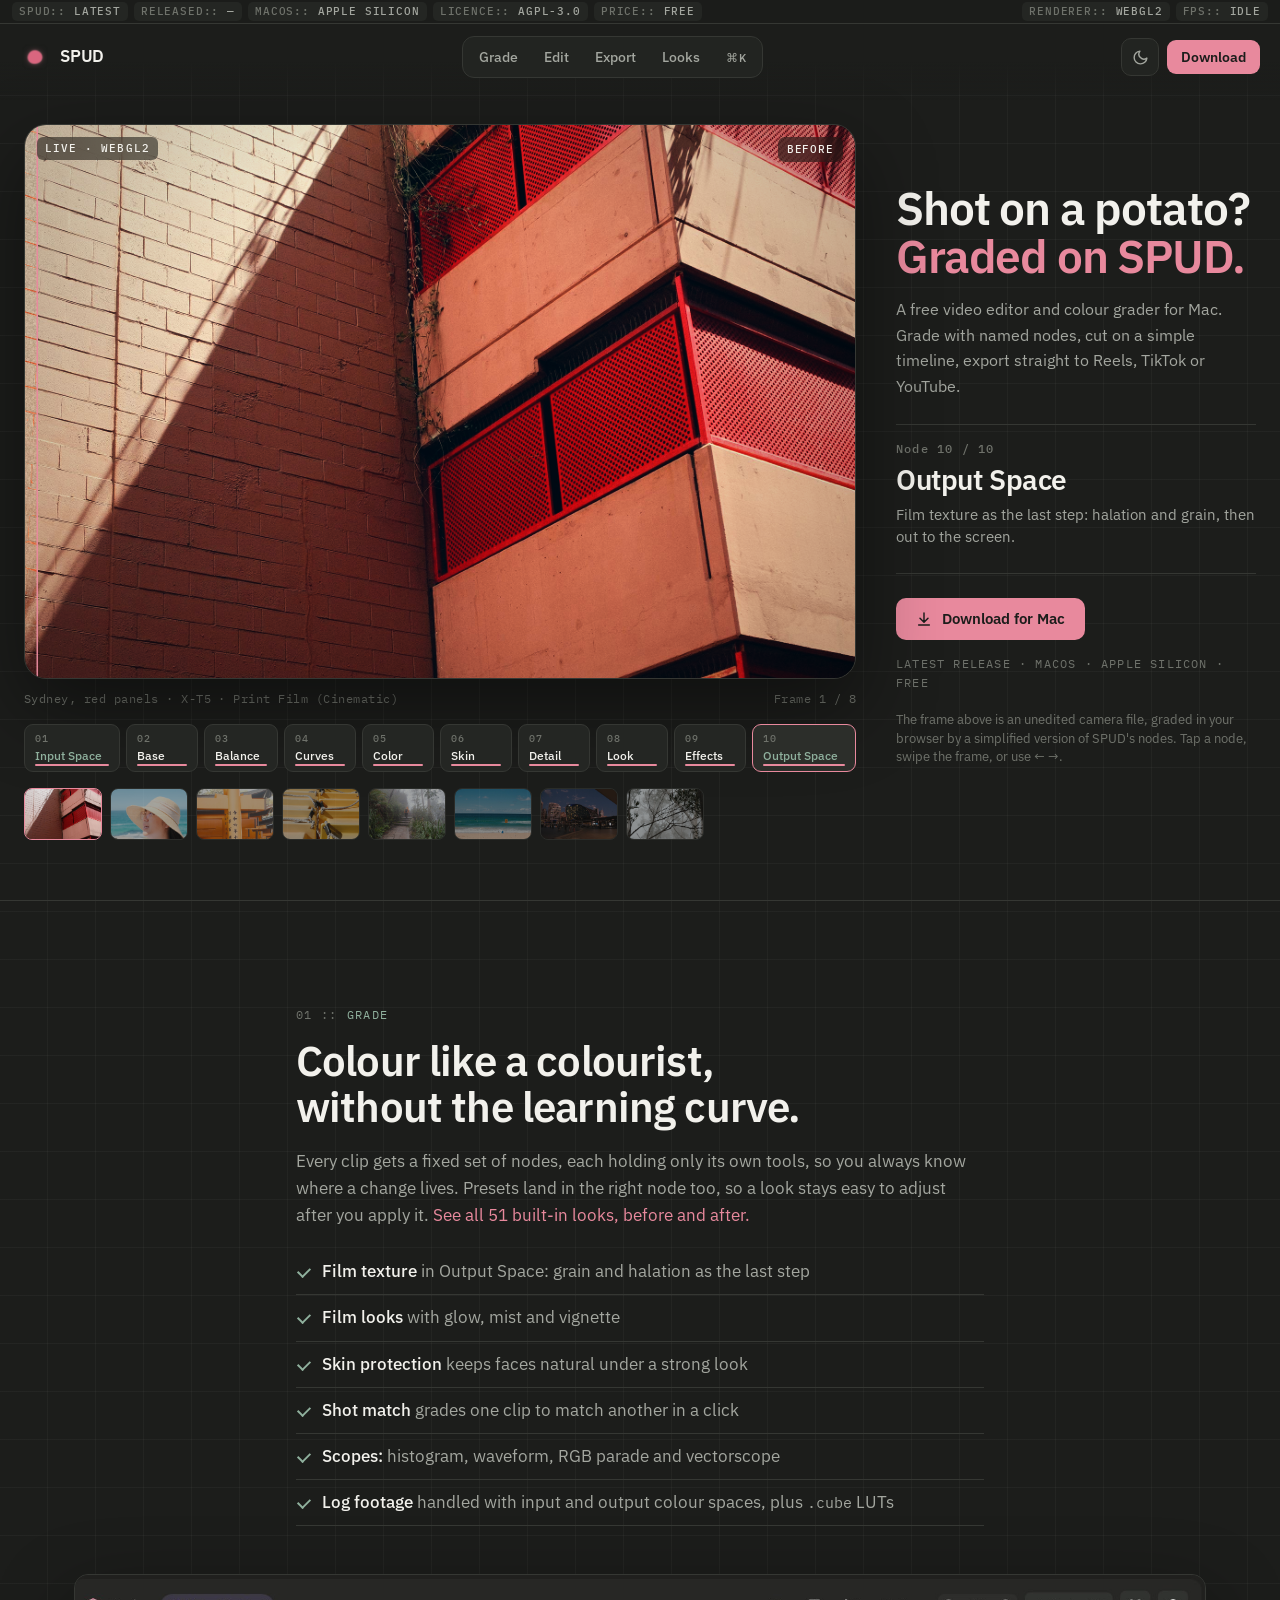
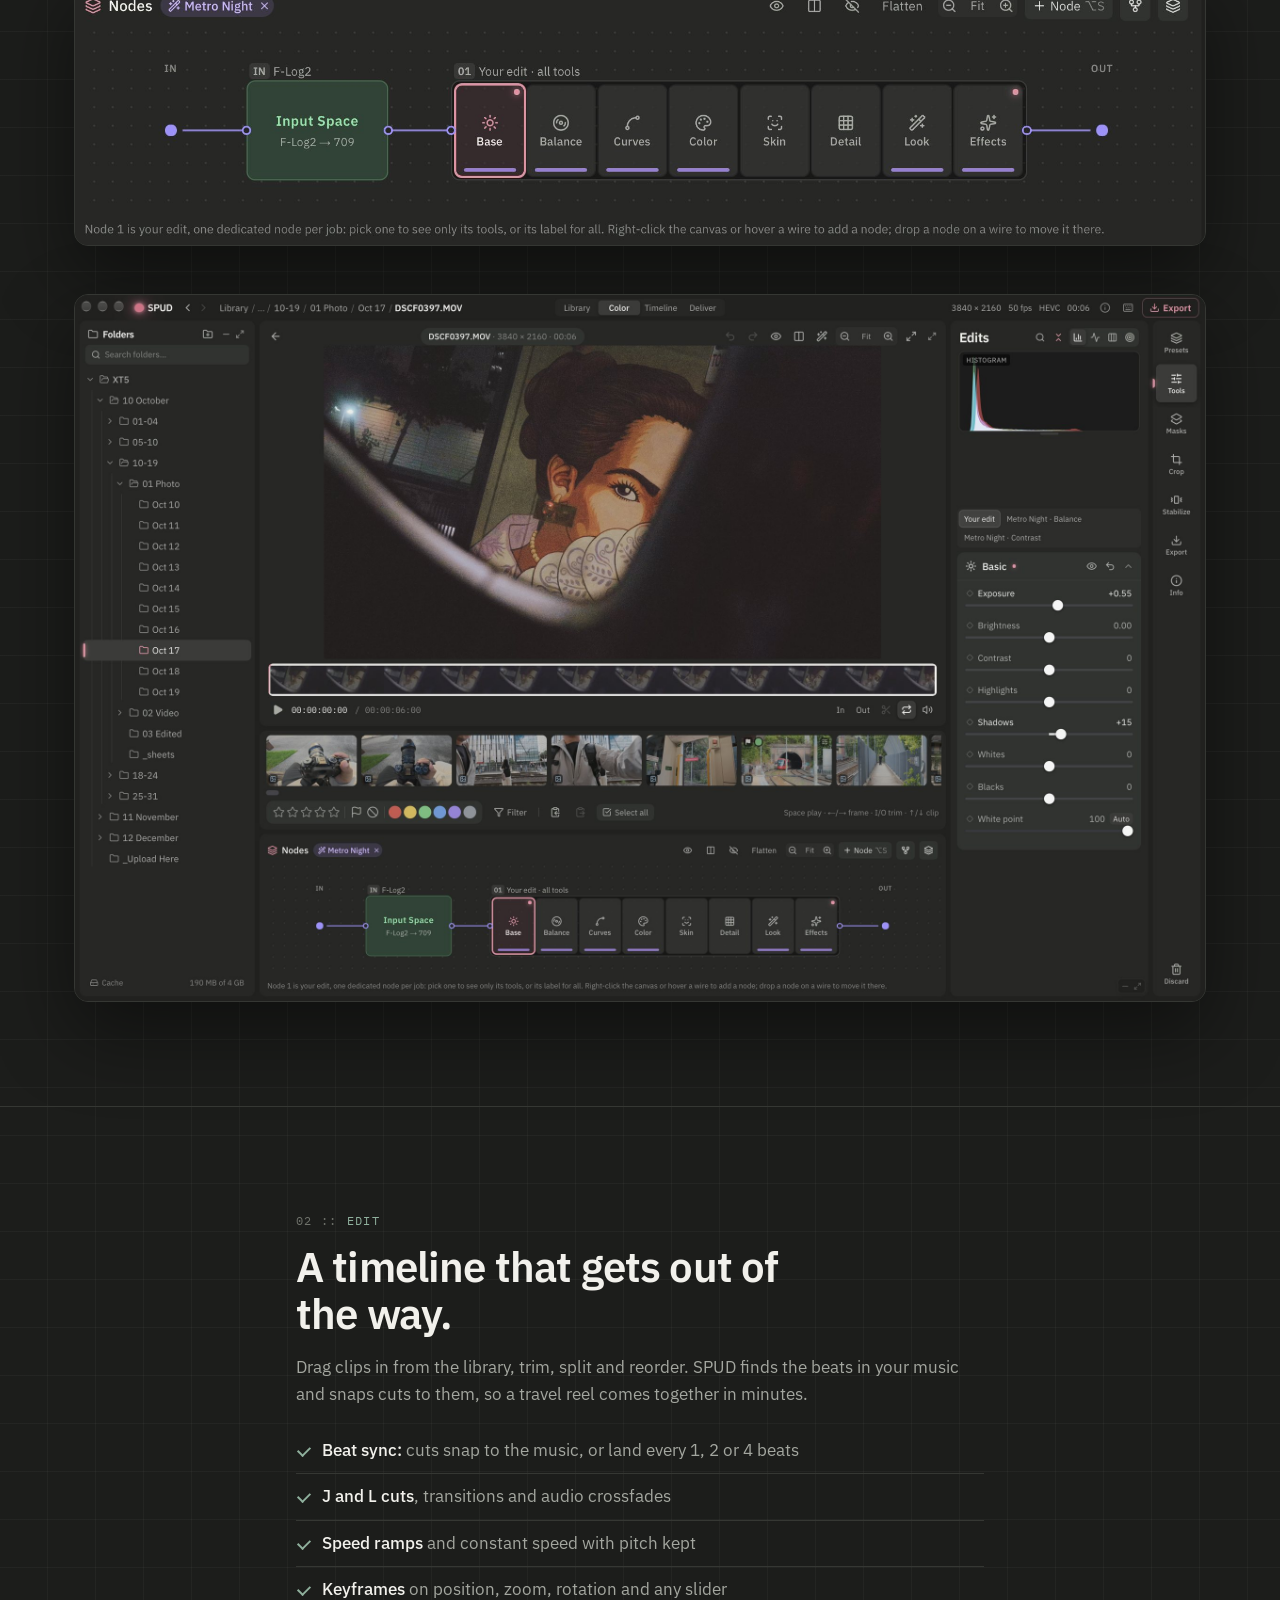
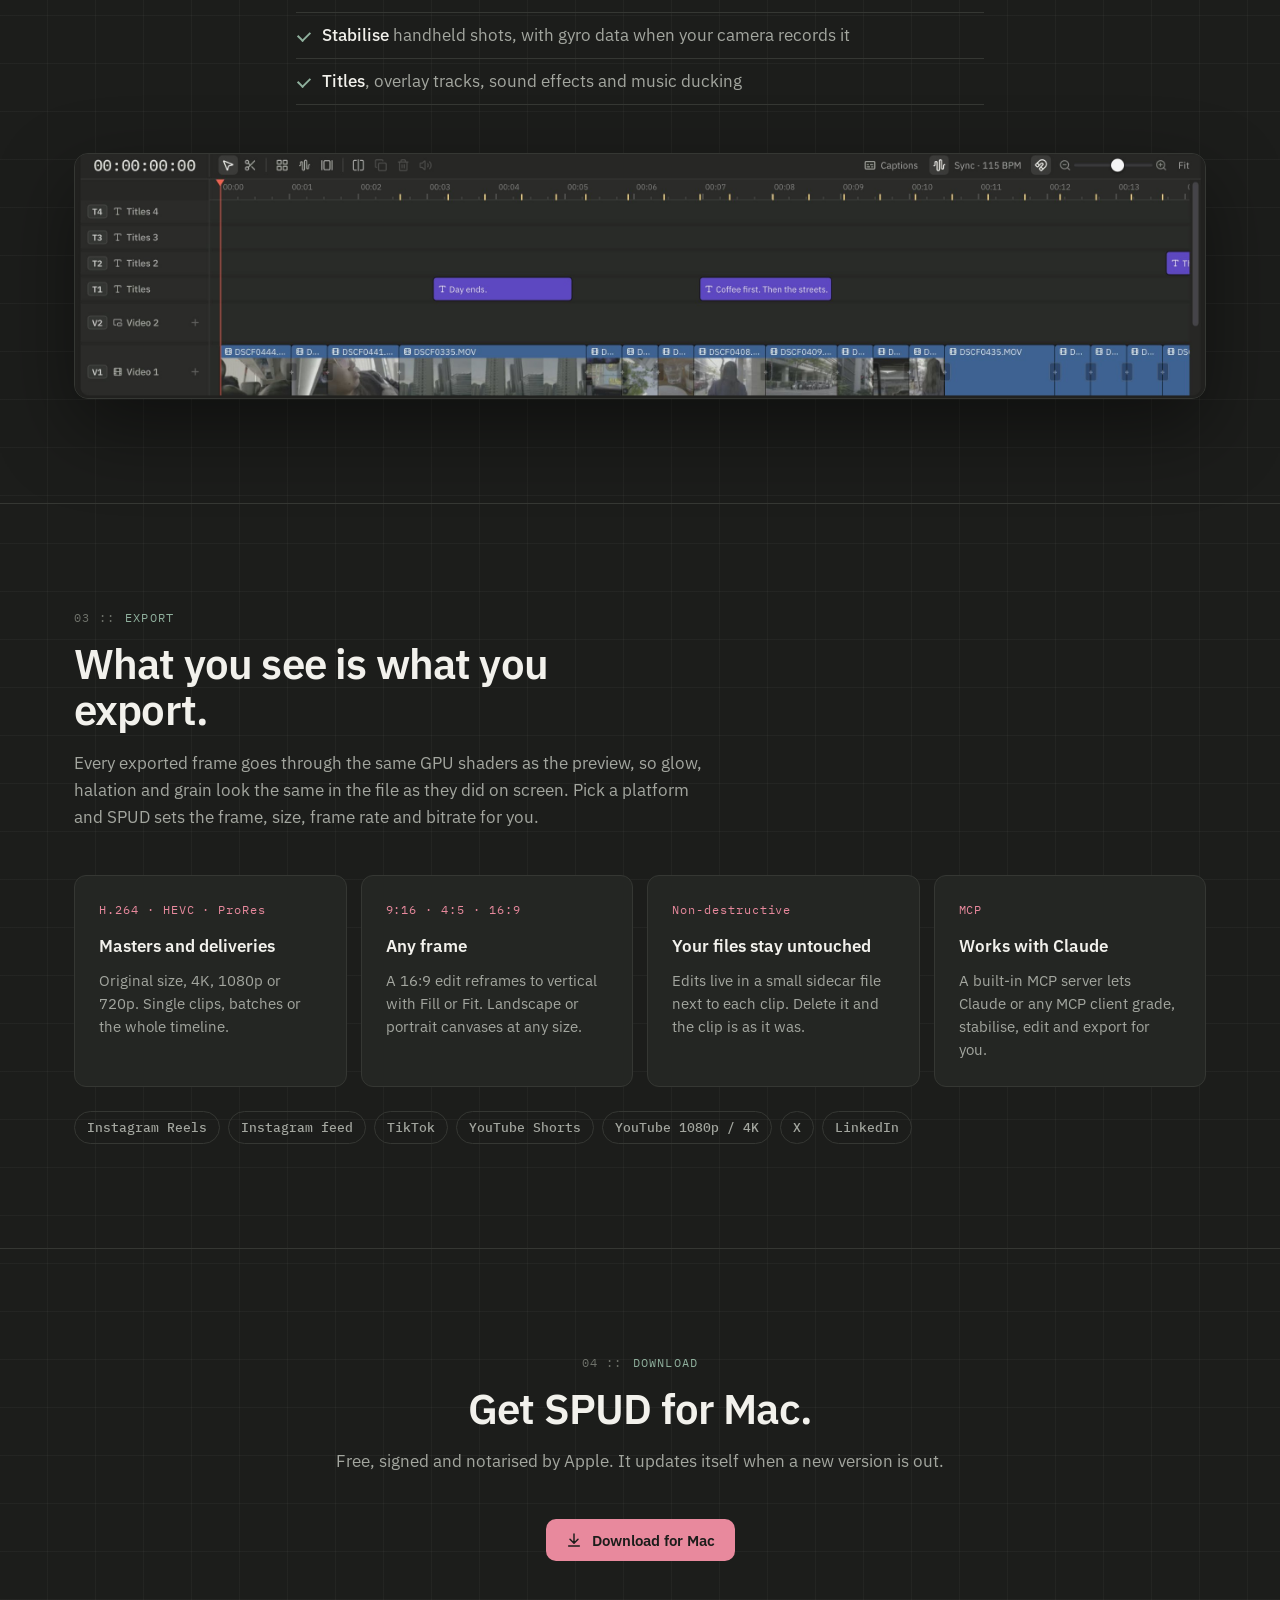
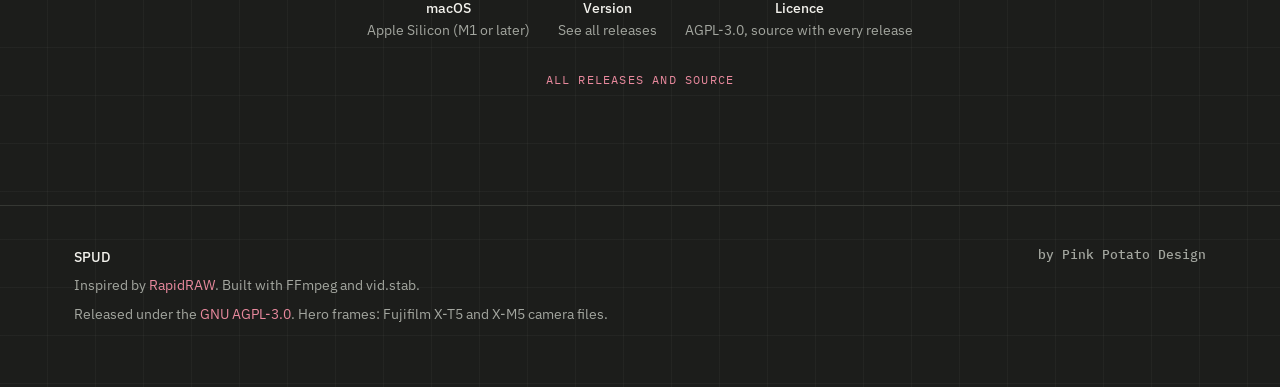
<file: index.html>
<!doctype html>
<html lang="en">
<head>
<meta charset="utf-8">
<meta name="viewport" content="width=device-width, initial-scale=1">
<title>SPUD · Video editor and colour grader for Mac</title>
<meta name="description" content="SPUD is a free, open-source video editor and colour grader for Mac. Grade with named nodes, cut on a simple timeline, and export for Reels, TikTok and YouTube.">
<meta property="og:type" content="website">
<meta property="og:title" content="SPUD · Shot on a potato? Graded on SPUD.">
<meta property="og:description" content="A fast, GPU-accelerated video editor and colour grader for Mac. Free and open source.">
<meta property="og:image" content="https://luigijohn.github.io/spud-site/assets/og.png">
<meta property="og:url" content="https://luigijohn.github.io/spud-site/">
<link rel="canonical" href="https://luigijohn.github.io/spud-site/">
<meta name="twitter:card" content="summary_large_image">
<meta name="theme-color" content="#1C1D1B">
<link rel="icon" type="image/png" href="assets/favicon.png">
<link rel="apple-touch-icon" href="assets/icon-256.png">
<link rel="preconnect" href="https://fonts.googleapis.com">
<link rel="preconnect" href="https://fonts.gstatic.com" crossorigin>
<link href="https://fonts.googleapis.com/css2?family=IBM+Plex+Mono:wght@400;500&family=IBM+Plex+Sans:wght@400;500;600&display=swap" rel="stylesheet">
<link rel="preload" as="image" href="assets/plates/red-panels-1800.jpg" media="(min-width:700px)">
<link rel="preload" as="image" href="assets/plates/red-panels-900.jpg" media="(max-width:699px)">
<link rel="stylesheet" href="css/site.css">
<link rel="stylesheet" href="css/home.css">
<script>try{var t=localStorage.getItem('spud-theme');if(t)document.documentElement.dataset.theme=t}catch(e){}</script>
<script type="application/ld+json">
{"@context":"https://schema.org","@type":"SoftwareApplication","name":"SPUD","applicationCategory":"MultimediaApplication","operatingSystem":"macOS (Apple Silicon)","license":"https://www.gnu.org/licenses/agpl-3.0.html","offers":{"@type":"Offer","price":"0","priceCurrency":"USD"},"downloadUrl":"https://github.com/LuiGiJohn/spud-releases/releases/latest","author":{"@type":"Organization","name":"Pink Potato Design"}}
</script>
</head>
<body>

<div class="hud" role="group" aria-label="Release information">
  <span>SPUD:: <b data-version>latest</b></span>
  <span class="opt">Released:: <b data-released>—</b></span>
  <span class="opt">macOS:: <b>Apple Silicon</b></span>
  <span>Licence:: <b>AGPL-3.0</b></span>
  <span>Price:: <b>Free</b></span>
  <span class="r opt">Renderer:: <b data-gl>WebGL2</b></span>
  <span class="opt">FPS:: <b data-fps>—</b></span>
</div>

<nav class="nav" aria-label="Main">
  <div class="wrap">
    <a class="brand" href="./"><img src="assets/icon-256.png" alt=""><span>SPUD</span></a>
    <div class="pill">
      <a class="hide-sm" href="#grade">Grade</a>
      <a class="hide-sm" href="#edit">Edit</a>
      <a class="hide-sm" href="#export">Export</a>
      <a href="presets.html">Looks</a>
      <button type="button" data-palette-open aria-label="Open command menu"><span class="kbd">⌘K</span></button>
    </div>
    <div class="tools">
      <button class="iconbtn" type="button" data-theme-toggle aria-label="Switch light or dark theme">
        <svg class="theme-moon" viewBox="0 0 24 24" fill="none" stroke="currentColor" stroke-width="2" stroke-linecap="round" stroke-linejoin="round"><path d="M21 12.8A9 9 0 1 1 11.2 3a7 7 0 0 0 9.8 9.8z"/></svg>
        <svg class="theme-sun" viewBox="0 0 24 24" fill="none" stroke="currentColor" stroke-width="2" stroke-linecap="round"><circle cx="12" cy="12" r="4"/><path d="M12 2v2M12 20v2M4.9 4.9l1.4 1.4M17.7 17.7l1.4 1.4M2 12h2M20 12h2M4.9 19.1l1.4-1.4M17.7 6.3l1.4-1.4"/></svg>
      </button>
      <a class="btn small" href="https://github.com/LuiGiJohn/spud-releases/releases/latest" data-dl>Download</a>
    </div>
  </div>
</nav>

<main>
<header class="stage" id="top">
  <div class="tiles" role="group" data-tiles aria-label="Other frames"></div>

  <div class="plate-wrap">
    <div class="plate" data-plate>
      <canvas aria-label="A camera frame being graded live, node by node" role="img"></canvas>
      <img src="assets/plates/red-panels-900.jpg" alt="Red perforated panels on a Sydney building, hard sunlight casting a diagonal shadow across the brick" data-fallback>
      <span class="badge" data-badge>Live · WebGL2</span>
      <button class="ba" type="button" data-before aria-pressed="false" title="Hold to see the frame before the grade (\)">Before</button>
    </div>
    <div class="caption"><span data-caption>—</span><span data-frameno>Frame 1 / 8</span></div>
    <div class="strip" role="tablist" aria-label="Nodes" data-strip></div>
    <div class="frames" role="group" data-frames aria-label="Frames"></div>
  </div>

  <div class="side">
    <h1>Shot on a potato? <em>Graded on SPUD.</em></h1>
    <p class="lede">A free video editor and colour grader for Mac. Grade with named nodes, cut on a simple timeline, export straight to Reels, TikTok or YouTube.</p>
    <div class="readout" aria-live="polite">
      <div class="count" data-count>Node 01 / 10</div>
      <div class="name" data-name>Input Space</div>
      <p data-desc></p>
    </div>
    <div class="cta">
      <a class="btn" href="https://github.com/LuiGiJohn/spud-releases/releases/latest" data-dl>
        <svg viewBox="0 0 24 24" fill="none" stroke="currentColor" stroke-width="2.2" stroke-linecap="round" stroke-linejoin="round"><path d="M12 3v12M6 11l6 6 6-6M4 21h16"/></svg>
        Download for Mac
      </a>
    </div>
    <p class="meta mono"><span data-version-line>Latest release</span> · macOS · Apple Silicon · Free</p>
    <p class="note">The frame above is an unedited camera file, graded in your browser by a simplified version of SPUD's nodes. Tap a node, swipe the frame, or use ← →.</p>
  </div>
</header>

<section class="block" id="grade">
  <div class="wrap cols">
    <div class="eyebrow mono"><span class="n">01 ::</span><span class="label">Grade</span></div>
    <h2>Colour like a colourist, without the learning curve.</h2>
    <p class="muted">Every clip gets a fixed set of nodes, each holding only its own tools, so you always know where a change lives. Presets land in the right node too, so a look stays easy to adjust after you apply it. <a href="presets.html">See all 51 built-in looks, before and after.</a></p>
    <ul class="ticks">
      <li><strong>Film texture</strong> in Output Space: grain and halation as the last step</li>
      <li><strong>Film looks</strong> with glow, mist and vignette</li>
      <li><strong>Skin protection</strong> keeps faces natural under a strong look</li>
      <li><strong>Shot match</strong> grades one clip to match another in a click</li>
      <li><strong>Scopes:</strong> histogram, waveform, RGB parade and vectorscope</li>
      <li><strong>Log footage</strong> handled with input and output colour spaces, plus <code>.cube</code> LUTs</li>
    </ul>
  </div>
  <div class="wrap"><div class="shot wide"><img src="assets/shot-nodes.jpg" alt="The Color page's node strip: Input Space, then Base, Balance, Curves, Color, Skin, Detail, Look and Effects" width="1944" height="464" loading="lazy"></div></div>
  <div class="wrap"><div class="shot wide"><img src="assets/shot-color.jpg" alt="SPUD's Color page: a night clip with its grade, the node tiles and the Basic sliders" width="2400" height="1500" loading="lazy"></div></div>
</section>

<section class="block" id="edit">
  <div class="wrap cols">
    <div class="eyebrow mono"><span class="n">02 ::</span><span class="label">Edit</span></div>
    <h2>A timeline that gets out of the way.</h2>
    <p class="muted">Drag clips in from the library, trim, split and reorder. SPUD finds the beats in your music and snaps cuts to them, so a travel reel comes together in minutes.</p>
    <ul class="ticks">
      <li><strong>Beat sync:</strong> cuts snap to the music, or land every 1, 2 or 4 beats</li>
      <li><strong>J and L cuts</strong>, transitions and audio crossfades</li>
      <li><strong>Speed ramps</strong> and constant speed with pitch kept</li>
      <li><strong>Keyframes</strong> on position, zoom, rotation and any slider</li>
      <li><strong>Stabilise</strong> handheld shots, with gyro data when your camera records it</li>
      <li><strong>Titles</strong>, overlay tracks, sound effects and music ducking</li>
    </ul>
  </div>
  <div class="wrap"><div class="shot wide"><img src="assets/shot-timeline.jpg" alt="SPUD's timeline: titles on their own tracks, clips on Video 1 and beat markers on the ruler" width="2624" height="566" loading="lazy"></div></div>
</section>

<section class="block" id="export">
  <div class="wrap">
    <div class="eyebrow mono"><span class="n">03 ::</span><span class="label">Export</span></div>
    <h2>What you see is what you export.</h2>
    <p class="intro">Every exported frame goes through the same GPU shaders as the preview, so glow, halation and grain look the same in the file as they did on screen. Pick a platform and SPUD sets the frame, size, frame rate and bitrate for you.</p>
    <div class="grid">
      <div class="card"><span class="k">H.264 · HEVC · ProRes</span><h3>Masters and deliveries</h3><p>Original size, 4K, 1080p or 720p. Single clips, batches or the whole timeline.</p></div>
      <div class="card"><span class="k">9:16 · 4:5 · 16:9</span><h3>Any frame</h3><p>A 16:9 edit reframes to vertical with Fill or Fit. Landscape or portrait canvases at any size.</p></div>
      <div class="card"><span class="k">Non-destructive</span><h3>Your files stay untouched</h3><p>Edits live in a small sidecar file next to each clip. Delete it and the clip is as it was.</p></div>
      <div class="card"><span class="k">MCP</span><h3>Works with Claude</h3><p>A built-in MCP server lets Claude or any MCP client grade, stabilise, edit and export for you.</p></div>
    </div>
    <div class="platforms"><span>Instagram Reels</span><span>Instagram feed</span><span>TikTok</span><span>YouTube Shorts</span><span>YouTube 1080p / 4K</span><span>X</span><span>LinkedIn</span></div>
  </div>
</section>

<section class="block download" id="download">
  <div class="wrap">
    <div class="eyebrow mono" style="justify-content:center"><span class="n">04 ::</span><span class="label">Download</span></div>
    <h2>Get SPUD for Mac.</h2>
    <p class="intro">Free, signed and notarised by Apple. It updates itself when a new version is out.</p>
    <a class="btn" href="https://github.com/LuiGiJohn/spud-releases/releases/latest" data-dl>
      <svg viewBox="0 0 24 24" fill="none" stroke="currentColor" stroke-width="2.2" stroke-linecap="round" stroke-linejoin="round"><path d="M12 3v12M6 11l6 6 6-6M4 21h16"/></svg>
      Download for Mac
    </a>
    <div class="reqs">
      <div><b>macOS</b>Apple Silicon (M1 or later)</div>
      <div><b>Version</b><span data-version-plain>See all releases</span></div>
      <div><b>Licence</b>AGPL-3.0, source with every release</div>
    </div>
    <p class="mono muted" style="margin-top:28px"><a href="https://github.com/LuiGiJohn/spud-releases/releases">All releases and source</a></p>
  </div>
</section>
</main>

<footer>
  <div class="wrap">
    <div>
      <p><strong style="color:var(--paper);font-weight:500">SPUD</strong></p>
      <p>Inspired by <a href="https://github.com/CyberTimon/RapidRAW">RapidRAW</a>. Built with FFmpeg and vid.stab.</p>
      <p>Released under the <a href="https://www.gnu.org/licenses/agpl-3.0.html">GNU AGPL-3.0</a>. Hero frames: Fujifilm X-T5 and X-M5 camera files.</p>
    </div>
    <p class="endorse">by Pink Potato Design</p>
  </div>
</footer>

<script type="module" src="js/site.js"></script>
<script type="module" src="js/hero.js"></script>
</body>
</html>
</file>
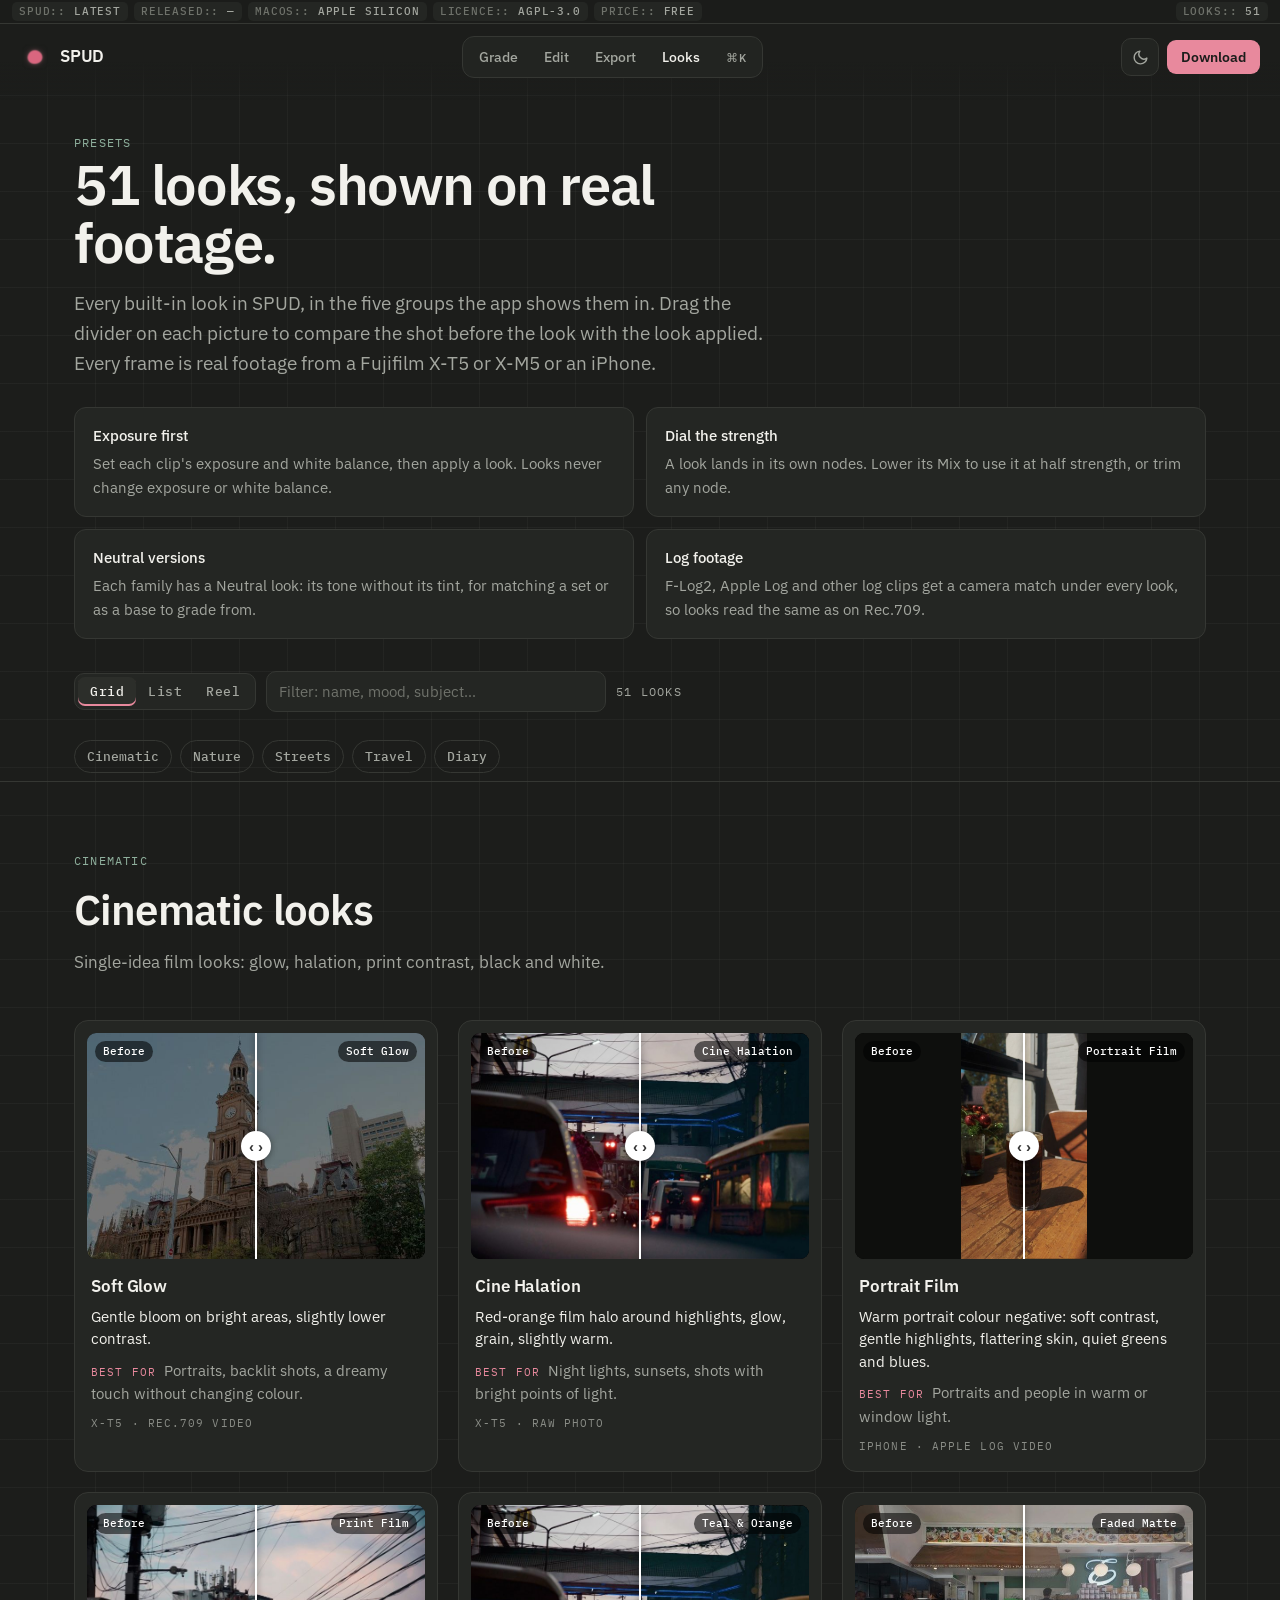
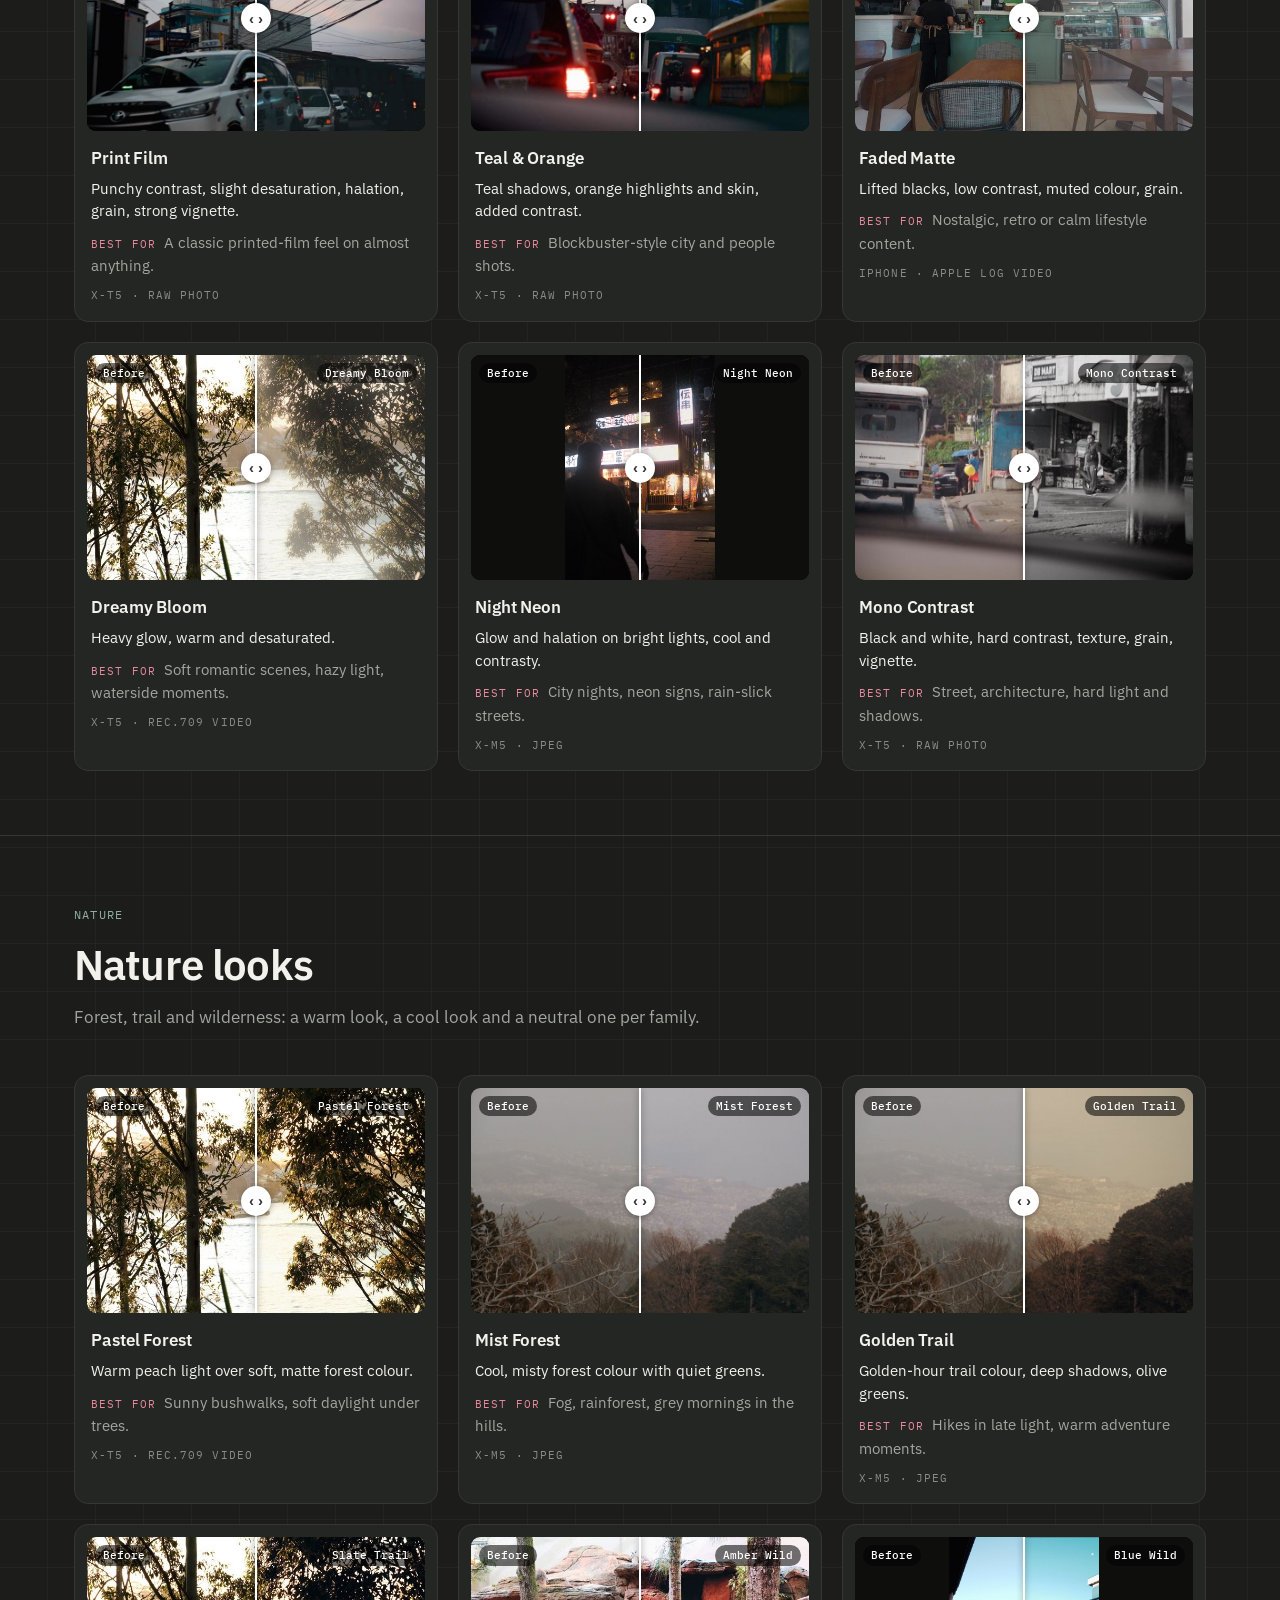
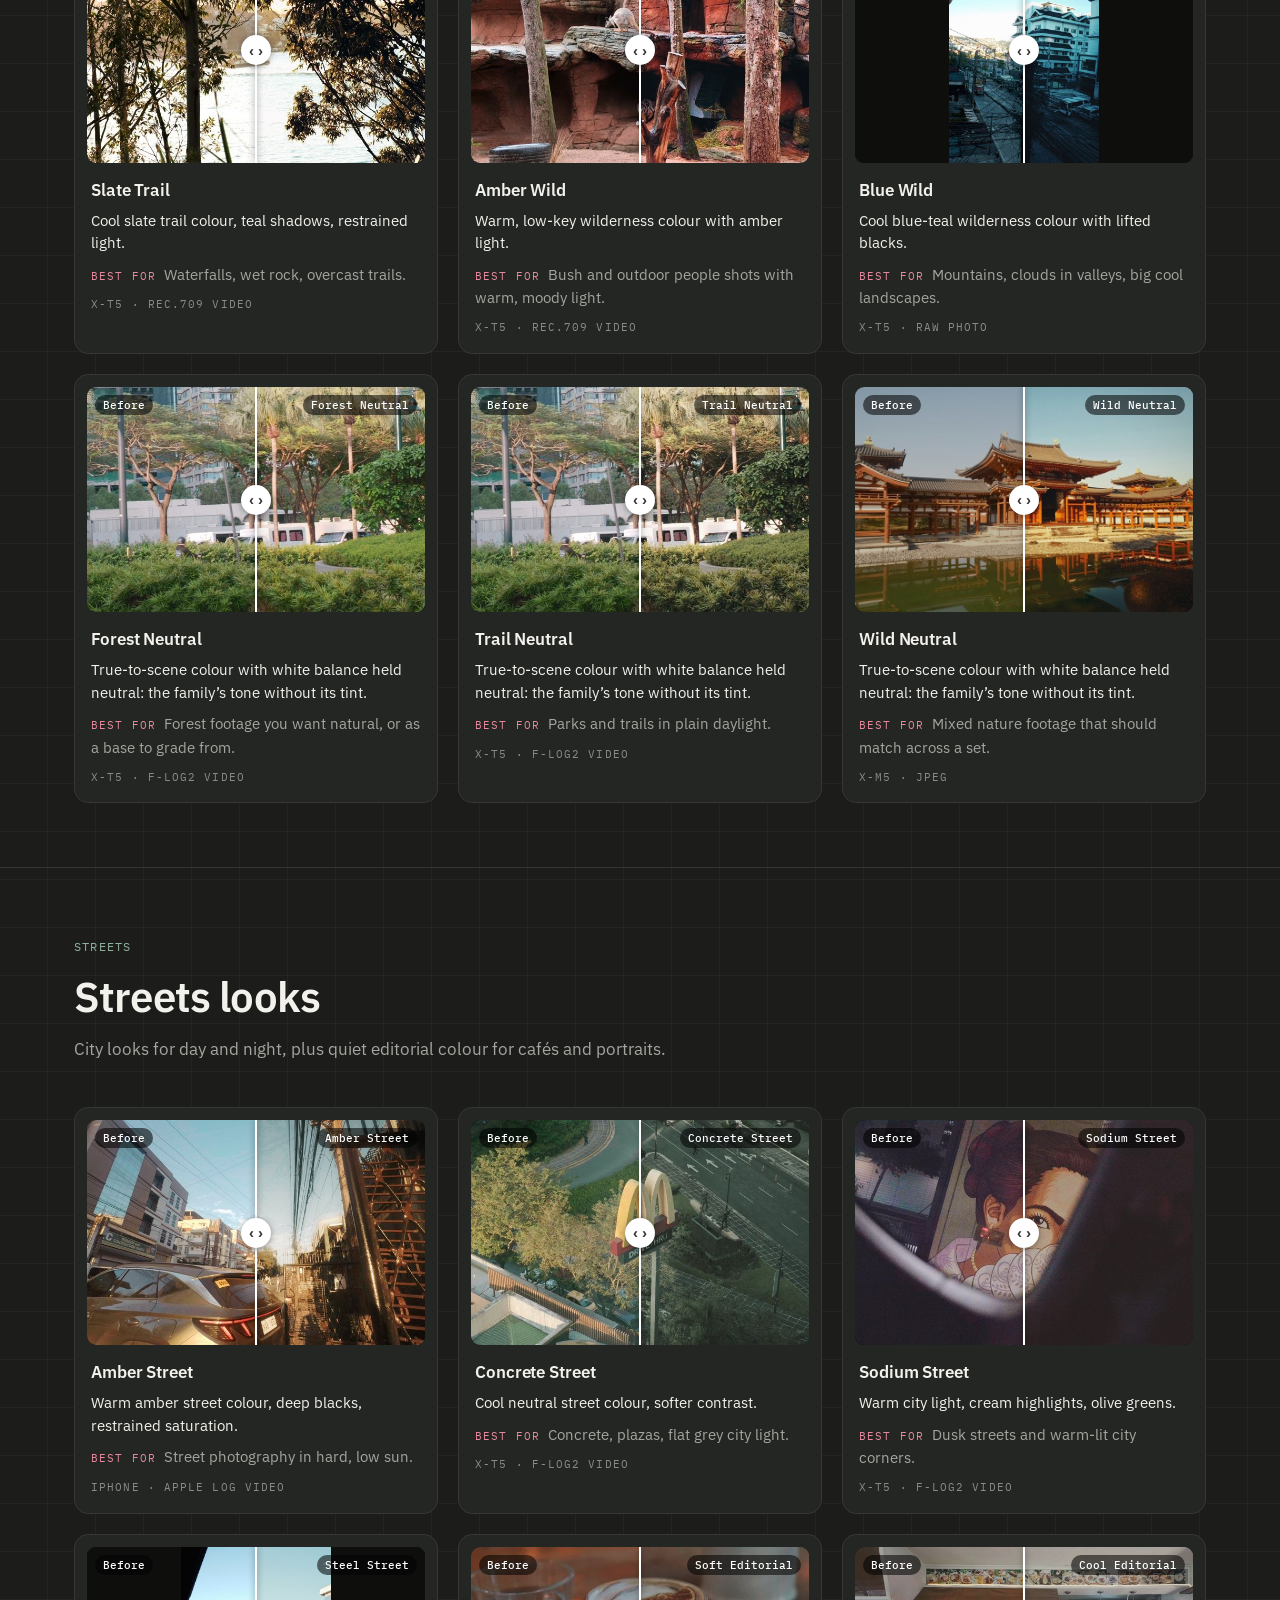
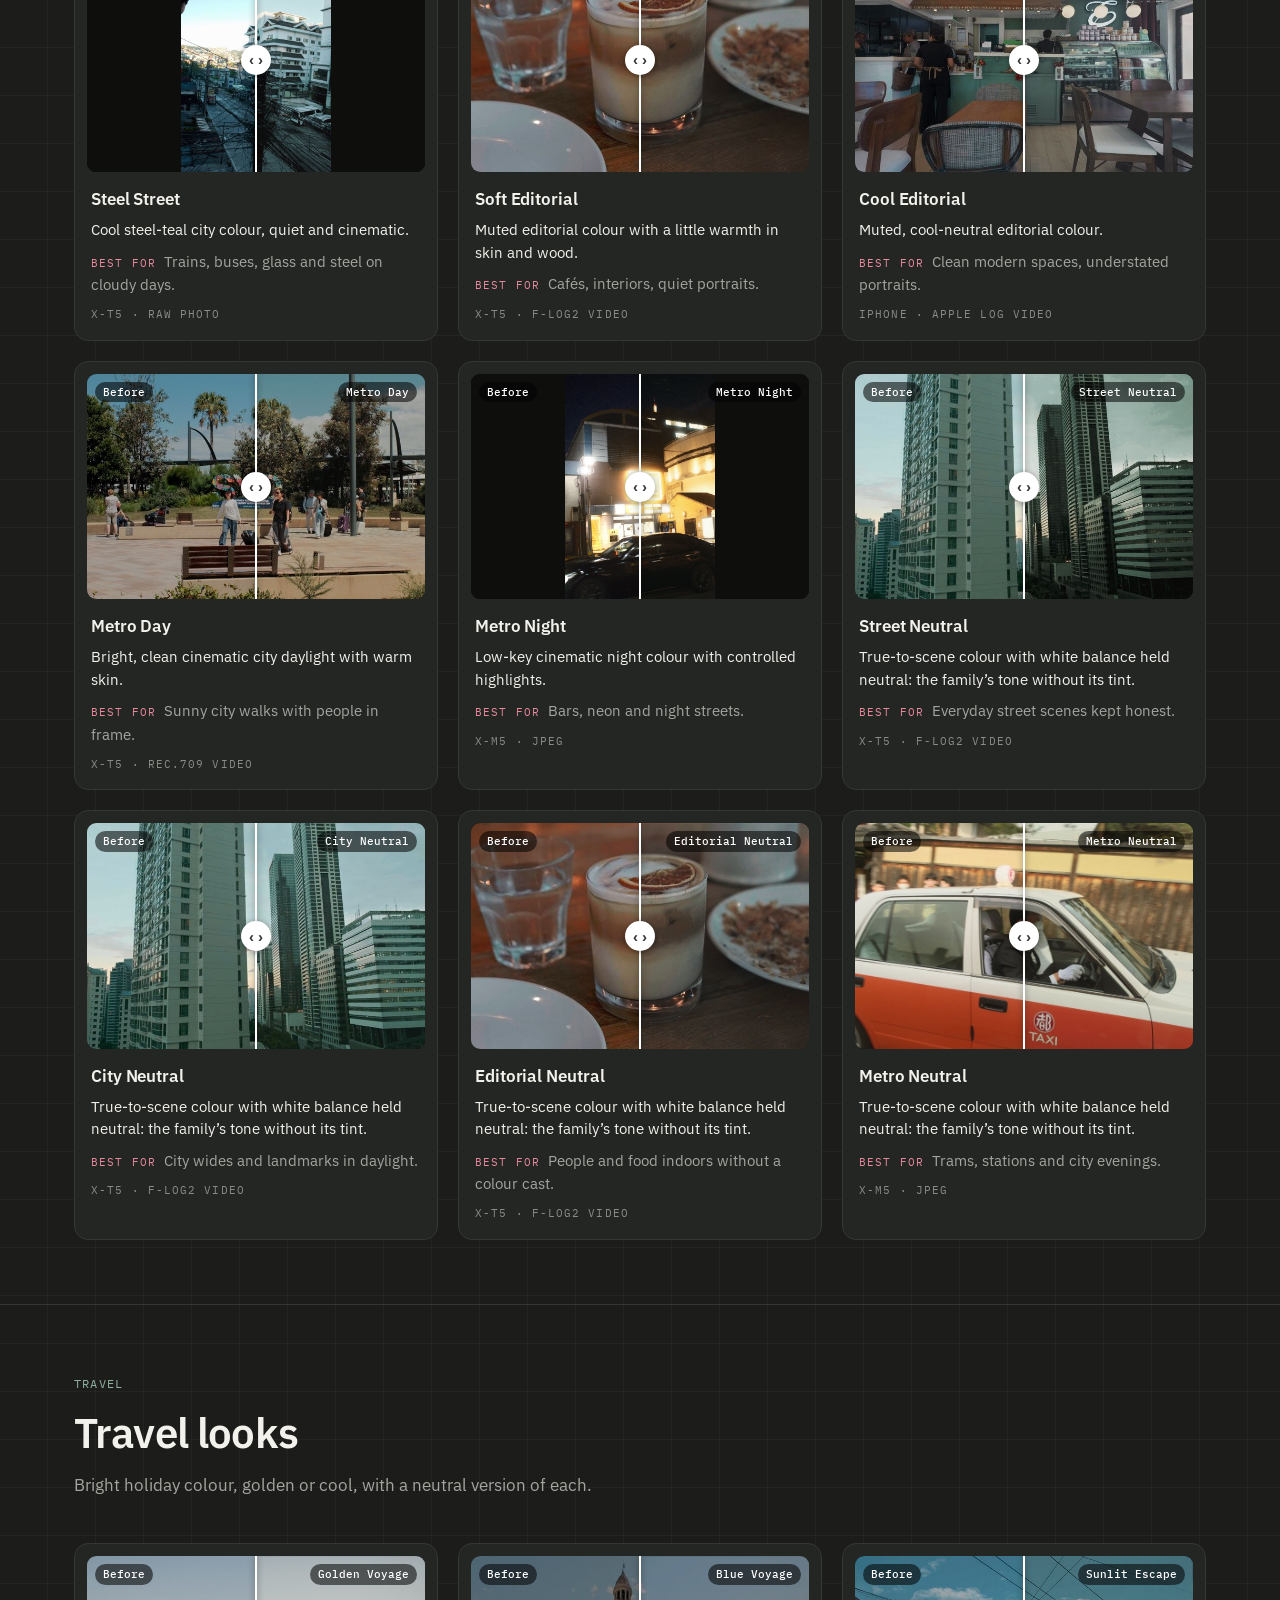
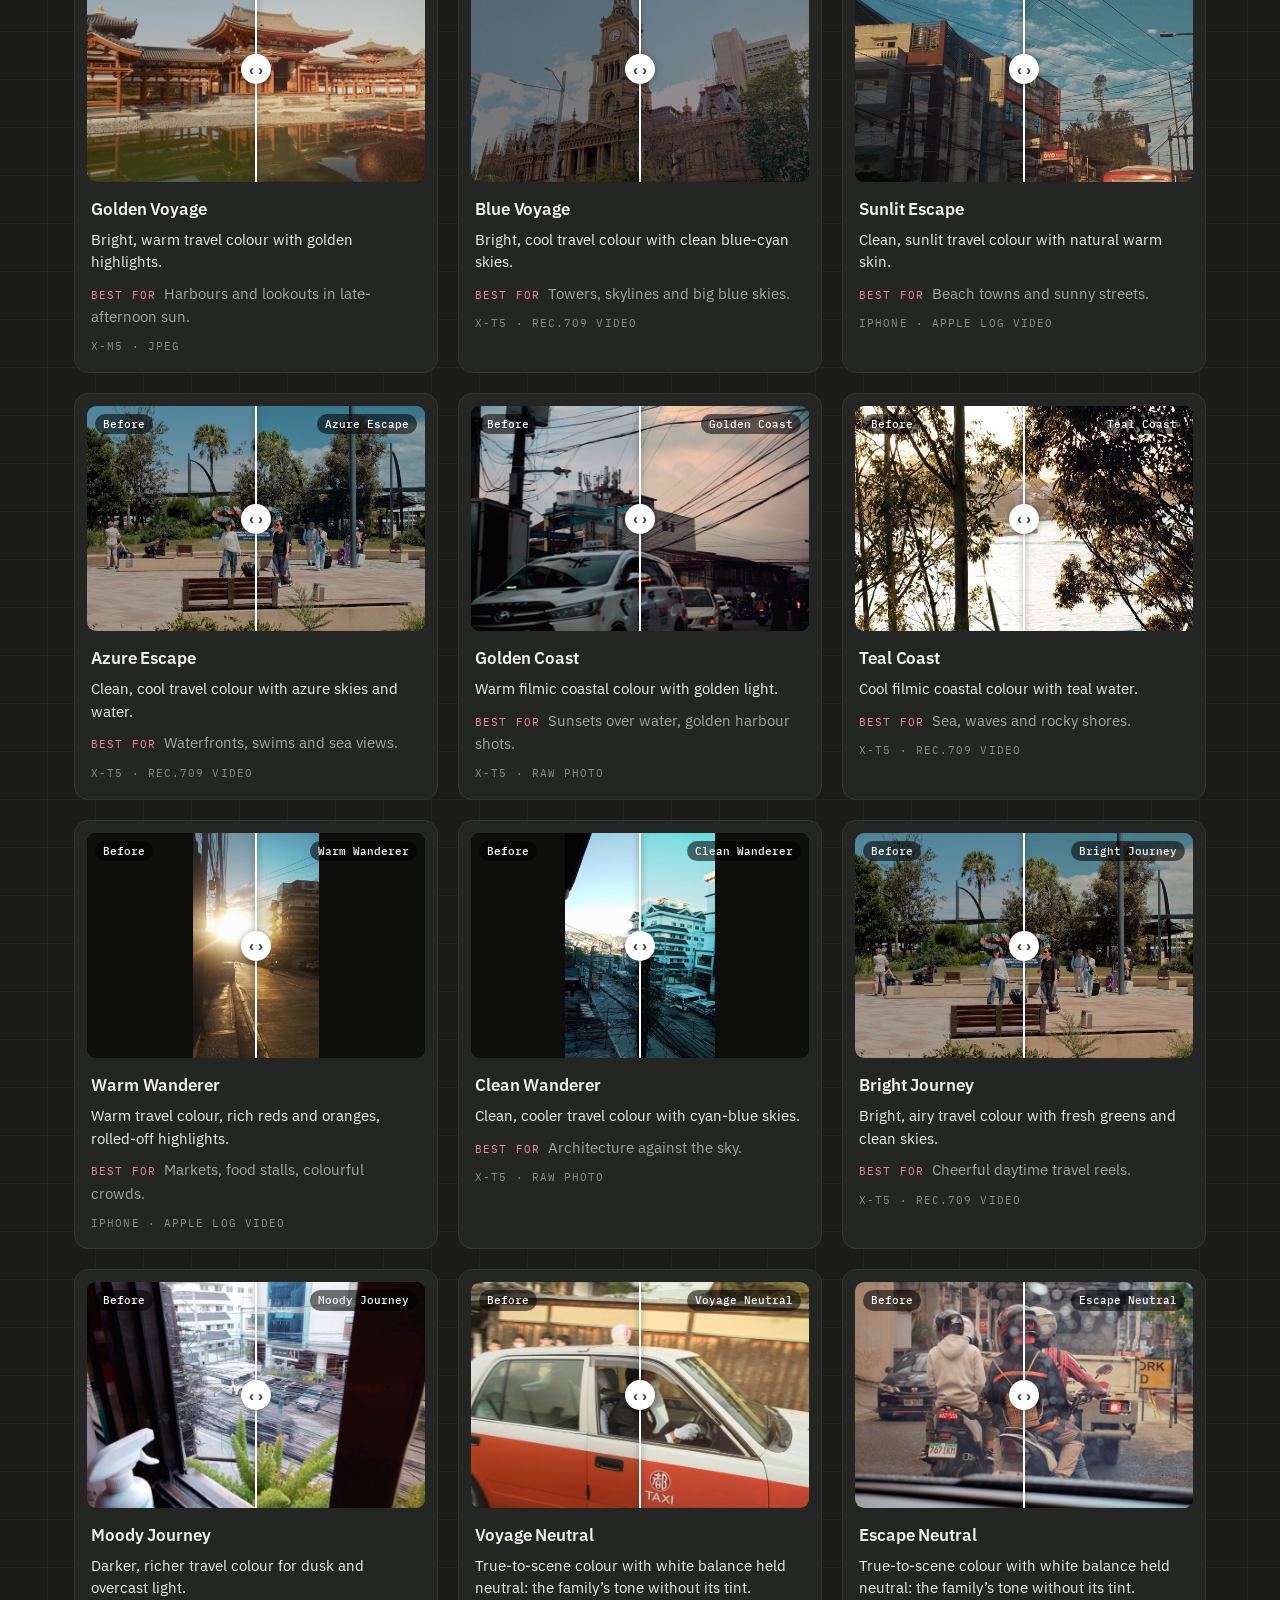
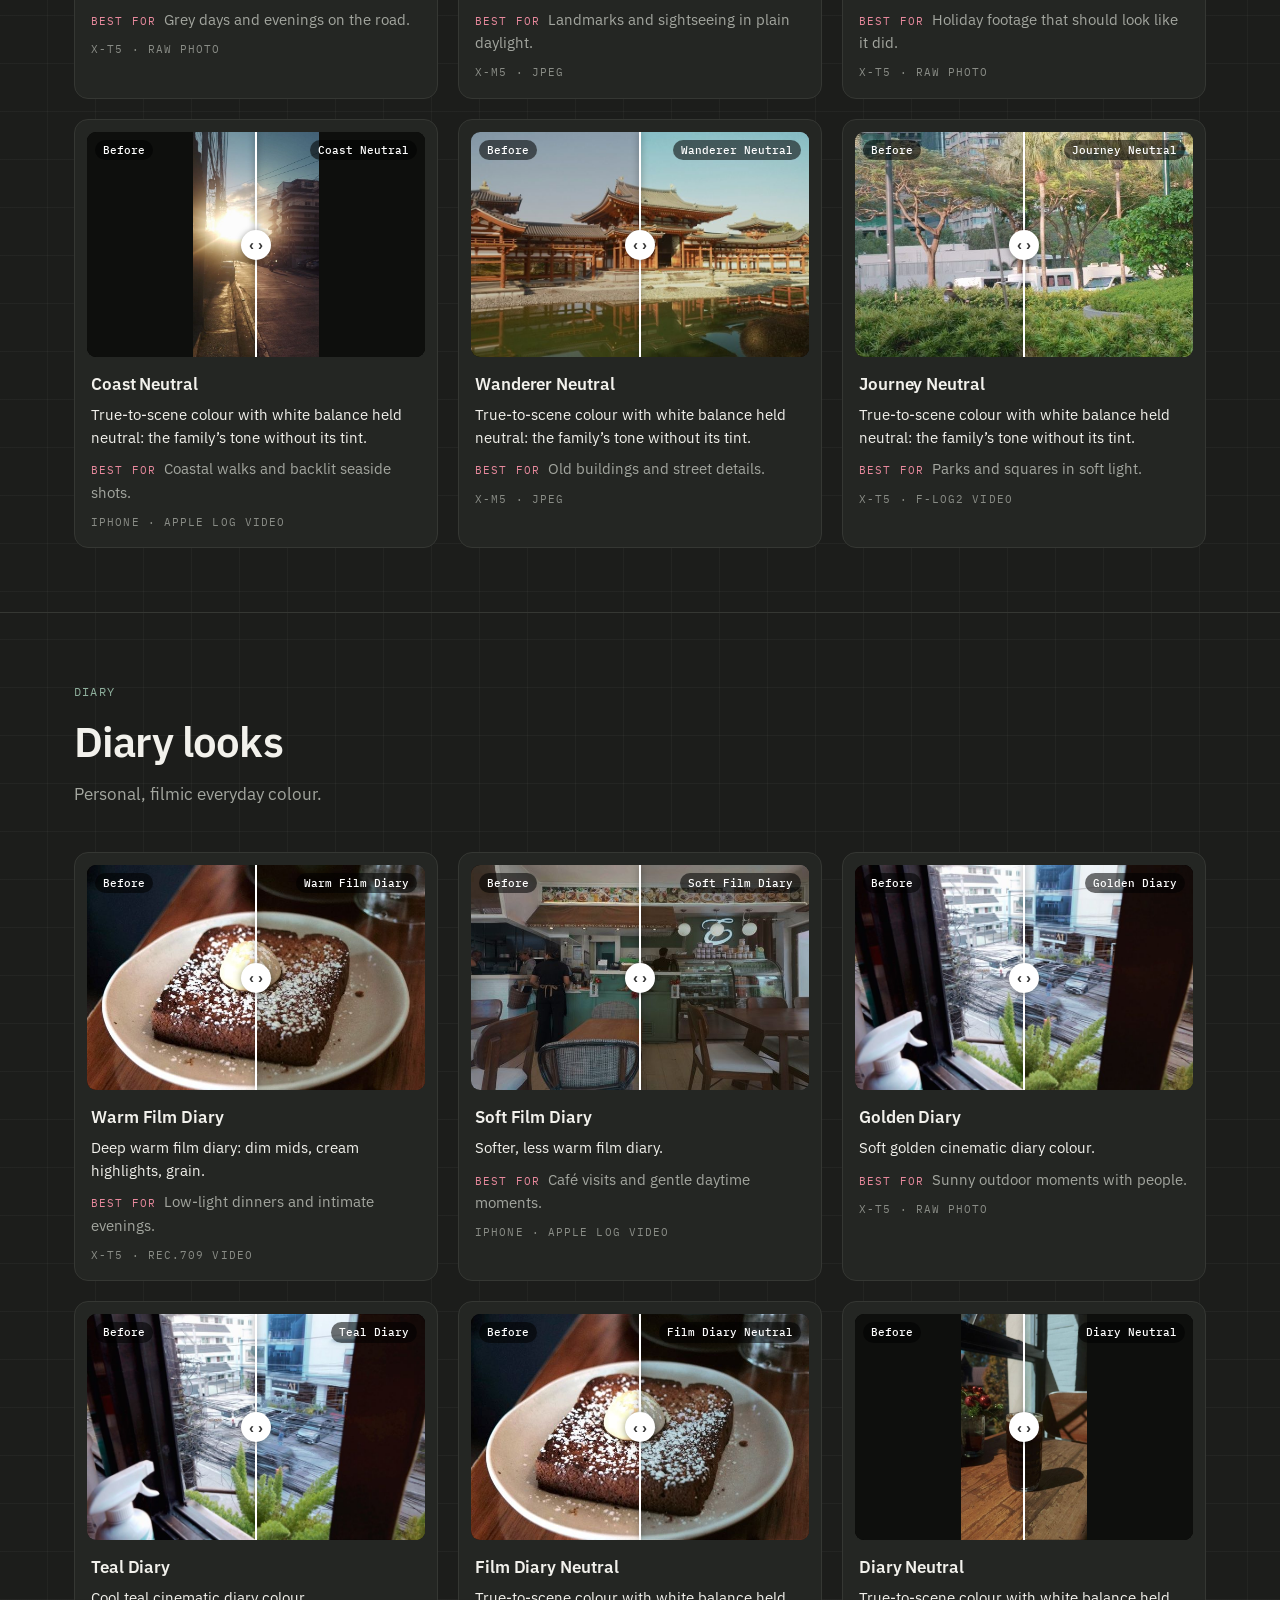
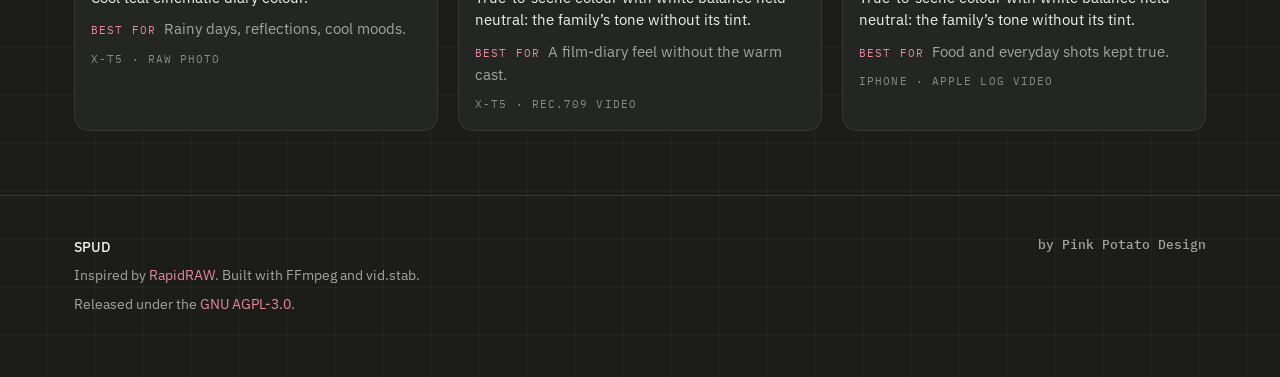
<file: presets.html>
<!doctype html>
<html lang="en">
<head>
<meta charset="utf-8">
<meta name="viewport" content="width=device-width, initial-scale=1">
<title>SPUD Presets · Every built-in look, before and after</title>
<meta name="description" content="All 51 of SPUD's built-in looks, shown before and after on real footage, with where each one works best.">
<meta property="og:type" content="website">
<meta property="og:title" content="SPUD Presets: every built-in look, before and after">
<meta property="og:image" content="https://luigijohn.github.io/spud-site/assets/og.png">
<meta property="og:url" content="https://luigijohn.github.io/spud-site/presets.html">
<link rel="canonical" href="https://luigijohn.github.io/spud-site/presets.html">
<link rel="icon" type="image/png" href="assets/favicon.png">
<link rel="preconnect" href="https://fonts.googleapis.com">
<link rel="preconnect" href="https://fonts.gstatic.com" crossorigin>
<link href="https://fonts.googleapis.com/css2?family=IBM+Plex+Mono:wght@400;500&family=IBM+Plex+Sans:wght@400;500;600&display=swap" rel="stylesheet">
<meta name="theme-color" content="#1C1D1B">
<link rel="stylesheet" href="css/site.css">
<link rel="stylesheet" href="css/looks.css">
<script>try{var t=localStorage.getItem('spud-theme');if(t)document.documentElement.dataset.theme=t}catch(e){}</script>
<style>
.lede{color:var(--fog);font-size:clamp(17px,2vw,19px);max-width:44rem}
h1{font-weight:600;line-height:1.04;letter-spacing:-.025em}
/* presets page */
.phead{padding:128px 0 8px}
.phead h1{font-size:clamp(34px,5.4vw,56px);max-width:18ch;margin:0 0 16px}
.phead .lede{margin:0 0 28px;text-align:left}
.how{display:grid;grid-template-columns:repeat(2,minmax(0,1fr));gap:12px;margin:8px 0 0;padding:0;list-style:none}
.how li{background:var(--raised);border:1px solid var(--line);border-radius:12px;padding:16px 18px;color:var(--fog);font-size:15px}
.how li b{display:block;color:var(--paper);font-weight:500;margin-bottom:4px}
.jump{display:flex;flex-wrap:wrap;gap:8px;margin:28px 0 0}
.jump a{font:500 13px/1 var(--mono);padding:9px 12px;border-radius:999px;border:1px solid var(--line);color:var(--fog)}
.jump a:hover{color:var(--paper);border-color:var(--fog);text-decoration:none}
section.group{padding:64px 0;border-top:1px solid var(--line)}
@media (max-width:640px){.how{grid-template-columns:1fr}}
.looks{display:grid;grid-template-columns:repeat(auto-fill,minmax(min(320px,100%),1fr));gap:20px}
.look{background:var(--raised);border:1px solid var(--line);border-radius:14px;padding:12px 12px 16px;min-width:0}
.look h3{font-size:17px;font-weight:600;margin:14px 4px 6px;letter-spacing:-.005em}
.look .what{margin:0 4px 8px;color:var(--paper);font-size:15px;line-height:1.5}
.look .best{margin:0 4px;color:var(--fog);font-size:14.5px}
.look .best .mono{color:var(--potato-light);margin-right:8px;font-size:11px}
.look .src{margin:10px 4px 0;color:var(--fog);font-size:11px;opacity:.8}
.cmp{position:relative;aspect-ratio:3/2;max-width:100%;border-radius:9px;overflow:hidden;background:#000;touch-action:pan-y;user-select:none}
.cmp img{position:absolute;inset:0;width:100%;height:100%;object-fit:cover}
.cmp .a{clip-path:inset(0 0 0 var(--pos))}
.cmp.tall img{object-fit:contain;background:#0e0f0d}
.cmp .bar{position:absolute;top:0;bottom:0;left:var(--pos);width:2px;margin-left:-1px;background:#fff;box-shadow:0 0 6px rgba(0,0,0,.5);pointer-events:none}
.cmp .bar span{position:absolute;top:50%;left:50%;width:30px;height:30px;margin:-15px 0 0 -15px;border-radius:50%;background:#fff;box-shadow:0 1px 6px rgba(0,0,0,.4)}
.cmp .bar span::before{content:"\2039\00a0\203A";position:absolute;inset:0;display:grid;place-items:center;color:#333;font:700 15px/1 sans-serif}
.cmp input{position:absolute;inset:0;width:100%;height:100%;margin:0;opacity:0;cursor:ew-resize}
.cmp input:focus-visible+.bar{background:var(--potato-light)}
.tag{position:absolute;top:8px;padding:3px 8px;border-radius:999px;background:rgba(0,0,0,.55);color:#fff;font:500 11px/1.3 var(--mono);pointer-events:none}
.tag.l{left:8px}.tag.r{right:8px}
</style>
</head>
<body>

<div class="hud" role="group" aria-label="Release information">
  <span>SPUD:: <b data-version>latest</b></span>
  <span class="opt">Released:: <b data-released>—</b></span>
  <span class="opt">macOS:: <b>Apple Silicon</b></span>
  <span>Licence:: <b>AGPL-3.0</b></span>
  <span>Price:: <b>Free</b></span>
  <span class="r opt">Looks:: <b>51</b></span>
</div>

<nav class="nav" aria-label="Main">
  <div class="wrap">
    <a class="brand" href="./"><img src="assets/icon-256.png" alt=""><span>SPUD</span></a>
    <div class="pill">
      <a class="hide-sm" href="index.html#grade">Grade</a>
      <a class="hide-sm" href="index.html#edit">Edit</a>
      <a class="hide-sm" href="index.html#export">Export</a>
      <a href="presets.html" aria-current="page">Looks</a>
      <button type="button" data-palette-open aria-label="Open command menu"><span class="kbd">⌘K</span></button>
    </div>
    <div class="tools">
      <button class="iconbtn" type="button" data-theme-toggle aria-label="Switch light or dark theme">
        <svg class="theme-moon" viewBox="0 0 24 24" fill="none" stroke="currentColor" stroke-width="2" stroke-linecap="round" stroke-linejoin="round"><path d="M21 12.8A9 9 0 1 1 11.2 3a7 7 0 0 0 9.8 9.8z"/></svg>
        <svg class="theme-sun" viewBox="0 0 24 24" fill="none" stroke="currentColor" stroke-width="2" stroke-linecap="round"><circle cx="12" cy="12" r="4"/><path d="M12 2v2M12 20v2M4.9 4.9l1.4 1.4M17.7 17.7l1.4 1.4M2 12h2M20 12h2M4.9 19.1l1.4-1.4M17.7 6.3l1.4-1.4"/></svg>
      </button>
      <a class="btn small" href="https://github.com/LuiGiJohn/spud-releases/releases/latest" data-dl>Download</a>
    </div>
  </div>
</nav>


<header class="phead" id="top">
  <div class="wrap">
    <span class="mono label">Presets</span>
    <h1>51 looks, shown on real footage.</h1>
    <p class="lede">Every built-in look in SPUD, in the five groups the app shows them in. Drag the divider on each picture to compare the shot before the look with the look applied. Every frame is real footage from a Fujifilm X-T5 or X-M5 or an iPhone.</p>
    <ul class="how">
      <li><b>Exposure first</b>Set each clip's exposure and white balance, then apply a look. Looks never change exposure or white balance.</li>
      <li><b>Dial the strength</b>A look lands in its own nodes. Lower its Mix to use it at half strength, or trim any node.</li>
      <li><b>Neutral versions</b>Each family has a Neutral look: its tone without its tint, for matching a set or as a base to grade from.</li>
      <li><b>Log footage</b>F-Log2, Apple Log and other log clips get a camera match under every look, so looks read the same as on Rec.709.</li>
    </ul>
    <div class="viewbar" data-viewbar>
      <div class="seg" role="radiogroup" aria-label="View">
        <button type="button" role="radio" data-view="grid" aria-checked="true">Grid</button>
        <button type="button" role="radio" data-view="list" aria-checked="false">List</button>
        <button type="button" role="radio" data-view="reel" aria-checked="false">Reel</button>
      </div>
      <input type="search" placeholder="Filter: name, mood, subject…" aria-label="Filter looks" data-filter>
      <span class="mono muted" data-shown aria-live="polite"></span>
    </div>
    <div class="jump"><a href="#cinematic">Cinematic</a><a href="#nature">Nature</a><a href="#streets">Streets</a><a href="#travel">Travel</a><a href="#diary">Diary</a></div>
  </div>
</header>

<section class="group" id="cinematic">
  <div class="wrap">
    <span class="mono label">Cinematic</span>
    <h2>Cinematic looks</h2>
    <p class="intro">Single-idea film looks: glow, halation, print contrast, black and white.</p>
    <div class="looks">
<article class="look" id="soft-glow">
  <div class="cmp" style="--pos:50%">
    <img class="b" src="assets/presets/camera-709_dscf6951.jpg" alt="Soft Glow: the shot before the look" loading="lazy" width="760" height="428">
    <img class="a" src="assets/presets/soft-glow.jpg" alt="Soft Glow applied" loading="lazy" width="760" height="428">
    <input type="range" min="0" max="100" value="50" aria-label="Compare before and after: Soft Glow" id="cmp-soft-glow">
    <span class="bar"><span></span></span><span class="tag l">Before</span><span class="tag r">Soft Glow</span>
  </div>
  <h3>Soft Glow</h3>
  <p class="what">Gentle bloom on bright areas, slightly lower contrast.</p>
  <p class="best"><span class="mono">Best for</span>Portraits, backlit shots, a dreamy touch without changing colour.</p>
  <p class="src mono">X-T5 · Rec.709 video</p>
</article>
<article class="look" id="cine-halation">
  <div class="cmp" style="--pos:50%">
    <img class="b" src="assets/presets/camera-raf_dscf0285.jpg" alt="Cine Halation: the shot before the look" loading="lazy" width="760" height="507">
    <img class="a" src="assets/presets/cine-halation.jpg" alt="Cine Halation applied" loading="lazy" width="760" height="507">
    <input type="range" min="0" max="100" value="50" aria-label="Compare before and after: Cine Halation" id="cmp-cine-halation">
    <span class="bar"><span></span></span><span class="tag l">Before</span><span class="tag r">Cine Halation</span>
  </div>
  <h3>Cine Halation</h3>
  <p class="what">Red-orange film halo around highlights, glow, grain, slightly warm.</p>
  <p class="best"><span class="mono">Best for</span>Night lights, sunsets, shots with bright points of light.</p>
  <p class="src mono">X-T5 · RAW photo</p>
</article>
<article class="look" id="portrait-film">
  <div class="cmp tall" style="--pos:50%">
    <img class="b" src="assets/presets/camera-alog_img_9712.jpg" alt="Portrait Film: the shot before the look" loading="lazy" width="428" height="760">
    <img class="a" src="assets/presets/portrait-film.jpg" alt="Portrait Film applied" loading="lazy" width="428" height="760">
    <input type="range" min="0" max="100" value="50" aria-label="Compare before and after: Portrait Film" id="cmp-portrait-film">
    <span class="bar"><span></span></span><span class="tag l">Before</span><span class="tag r">Portrait Film</span>
  </div>
  <h3>Portrait Film</h3>
  <p class="what">Warm portrait colour negative: soft contrast, gentle highlights, flattering skin, quiet greens and blues.</p>
  <p class="best"><span class="mono">Best for</span>Portraits and people in warm or window light.</p>
  <p class="src mono">iPhone · Apple Log video</p>
</article>
<article class="look" id="print-film">
  <div class="cmp" style="--pos:50%">
    <img class="b" src="assets/presets/camera-raf_dscf0270.jpg" alt="Print Film: the shot before the look" loading="lazy" width="760" height="507">
    <img class="a" src="assets/presets/print-film.jpg" alt="Print Film applied" loading="lazy" width="760" height="507">
    <input type="range" min="0" max="100" value="50" aria-label="Compare before and after: Print Film" id="cmp-print-film">
    <span class="bar"><span></span></span><span class="tag l">Before</span><span class="tag r">Print Film</span>
  </div>
  <h3>Print Film</h3>
  <p class="what">Punchy contrast, slight desaturation, halation, grain, strong vignette.</p>
  <p class="best"><span class="mono">Best for</span>A classic printed-film feel on almost anything.</p>
  <p class="src mono">X-T5 · RAW photo</p>
</article>
<article class="look" id="teal-orange">
  <div class="cmp" style="--pos:50%">
    <img class="b" src="assets/presets/camera-raf_dscf0285.jpg" alt="Teal &amp; Orange: the shot before the look" loading="lazy" width="760" height="507">
    <img class="a" src="assets/presets/teal-orange.jpg" alt="Teal &amp; Orange applied" loading="lazy" width="760" height="507">
    <input type="range" min="0" max="100" value="50" aria-label="Compare before and after: Teal &amp; Orange" id="cmp-teal-orange">
    <span class="bar"><span></span></span><span class="tag l">Before</span><span class="tag r">Teal &amp; Orange</span>
  </div>
  <h3>Teal &amp; Orange</h3>
  <p class="what">Teal shadows, orange highlights and skin, added contrast.</p>
  <p class="best"><span class="mono">Best for</span>Blockbuster-style city and people shots.</p>
  <p class="src mono">X-T5 · RAW photo</p>
</article>
<article class="look" id="faded-matte">
  <div class="cmp" style="--pos:50%">
    <img class="b" src="assets/presets/camera-alog_img_9711.jpg" alt="Faded Matte: the shot before the look" loading="lazy" width="760" height="428">
    <img class="a" src="assets/presets/faded-matte.jpg" alt="Faded Matte applied" loading="lazy" width="760" height="428">
    <input type="range" min="0" max="100" value="50" aria-label="Compare before and after: Faded Matte" id="cmp-faded-matte">
    <span class="bar"><span></span></span><span class="tag l">Before</span><span class="tag r">Faded Matte</span>
  </div>
  <h3>Faded Matte</h3>
  <p class="what">Lifted blacks, low contrast, muted colour, grain.</p>
  <p class="best"><span class="mono">Best for</span>Nostalgic, retro or calm lifestyle content.</p>
  <p class="src mono">iPhone · Apple Log video</p>
</article>
<article class="look" id="dreamy-bloom">
  <div class="cmp" style="--pos:50%">
    <img class="b" src="assets/presets/camera-709_dscf7482.jpg" alt="Dreamy Bloom: the shot before the look" loading="lazy" width="760" height="428">
    <img class="a" src="assets/presets/dreamy-bloom.jpg" alt="Dreamy Bloom applied" loading="lazy" width="760" height="428">
    <input type="range" min="0" max="100" value="50" aria-label="Compare before and after: Dreamy Bloom" id="cmp-dreamy-bloom">
    <span class="bar"><span></span></span><span class="tag l">Before</span><span class="tag r">Dreamy Bloom</span>
  </div>
  <h3>Dreamy Bloom</h3>
  <p class="what">Heavy glow, warm and desaturated.</p>
  <p class="best"><span class="mono">Best for</span>Soft romantic scenes, hazy light, waterside moments.</p>
  <p class="src mono">X-T5 · Rec.709 video</p>
</article>
<article class="look" id="night-neon">
  <div class="cmp tall" style="--pos:50%">
    <img class="b" src="assets/presets/camera-xm5_xm5x1829.jpg" alt="Night Neon: the shot before the look" loading="lazy" width="507" height="760">
    <img class="a" src="assets/presets/night-neon.jpg" alt="Night Neon applied" loading="lazy" width="507" height="760">
    <input type="range" min="0" max="100" value="50" aria-label="Compare before and after: Night Neon" id="cmp-night-neon">
    <span class="bar"><span></span></span><span class="tag l">Before</span><span class="tag r">Night Neon</span>
  </div>
  <h3>Night Neon</h3>
  <p class="what">Glow and halation on bright lights, cool and contrasty.</p>
  <p class="best"><span class="mono">Best for</span>City nights, neon signs, rain-slick streets.</p>
  <p class="src mono">X-M5 · JPEG</p>
</article>
<article class="look" id="mono-contrast">
  <div class="cmp" style="--pos:50%">
    <img class="b" src="assets/presets/camera-raf_dscf0305.jpg" alt="Mono Contrast: the shot before the look" loading="lazy" width="760" height="507">
    <img class="a" src="assets/presets/mono-contrast.jpg" alt="Mono Contrast applied" loading="lazy" width="760" height="507">
    <input type="range" min="0" max="100" value="50" aria-label="Compare before and after: Mono Contrast" id="cmp-mono-contrast">
    <span class="bar"><span></span></span><span class="tag l">Before</span><span class="tag r">Mono Contrast</span>
  </div>
  <h3>Mono Contrast</h3>
  <p class="what">Black and white, hard contrast, texture, grain, vignette.</p>
  <p class="best"><span class="mono">Best for</span>Street, architecture, hard light and shadows.</p>
  <p class="src mono">X-T5 · RAW photo</p>
</article>
    </div>
  </div>
</section>
<section class="group" id="nature">
  <div class="wrap">
    <span class="mono label">Nature</span>
    <h2>Nature looks</h2>
    <p class="intro">Forest, trail and wilderness: a warm look, a cool look and a neutral one per family.</p>
    <div class="looks">
<article class="look" id="pastel-forest">
  <div class="cmp" style="--pos:50%">
    <img class="b" src="assets/presets/camera-709_dscf7482.jpg" alt="Pastel Forest: the shot before the look" loading="lazy" width="760" height="428">
    <img class="a" src="assets/presets/pastel-forest.jpg" alt="Pastel Forest applied" loading="lazy" width="760" height="428">
    <input type="range" min="0" max="100" value="50" aria-label="Compare before and after: Pastel Forest" id="cmp-pastel-forest">
    <span class="bar"><span></span></span><span class="tag l">Before</span><span class="tag r">Pastel Forest</span>
  </div>
  <h3>Pastel Forest</h3>
  <p class="what">Warm peach light over soft, matte forest colour.</p>
  <p class="best"><span class="mono">Best for</span>Sunny bushwalks, soft daylight under trees.</p>
  <p class="src mono">X-T5 · Rec.709 video</p>
</article>
<article class="look" id="mist-forest">
  <div class="cmp" style="--pos:50%">
    <img class="b" src="assets/presets/camera-xm5_xm5x0712.jpg" alt="Mist Forest: the shot before the look" loading="lazy" width="760" height="507">
    <img class="a" src="assets/presets/mist-forest.jpg" alt="Mist Forest applied" loading="lazy" width="760" height="507">
    <input type="range" min="0" max="100" value="50" aria-label="Compare before and after: Mist Forest" id="cmp-mist-forest">
    <span class="bar"><span></span></span><span class="tag l">Before</span><span class="tag r">Mist Forest</span>
  </div>
  <h3>Mist Forest</h3>
  <p class="what">Cool, misty forest colour with quiet greens.</p>
  <p class="best"><span class="mono">Best for</span>Fog, rainforest, grey mornings in the hills.</p>
  <p class="src mono">X-M5 · JPEG</p>
</article>
<article class="look" id="golden-trail">
  <div class="cmp" style="--pos:50%">
    <img class="b" src="assets/presets/camera-xm5_xm5x0712.jpg" alt="Golden Trail: the shot before the look" loading="lazy" width="760" height="507">
    <img class="a" src="assets/presets/golden-trail.jpg" alt="Golden Trail applied" loading="lazy" width="760" height="507">
    <input type="range" min="0" max="100" value="50" aria-label="Compare before and after: Golden Trail" id="cmp-golden-trail">
    <span class="bar"><span></span></span><span class="tag l">Before</span><span class="tag r">Golden Trail</span>
  </div>
  <h3>Golden Trail</h3>
  <p class="what">Golden-hour trail colour, deep shadows, olive greens.</p>
  <p class="best"><span class="mono">Best for</span>Hikes in late light, warm adventure moments.</p>
  <p class="src mono">X-M5 · JPEG</p>
</article>
<article class="look" id="slate-trail">
  <div class="cmp" style="--pos:50%">
    <img class="b" src="assets/presets/camera-709_dscf7482.jpg" alt="Slate Trail: the shot before the look" loading="lazy" width="760" height="428">
    <img class="a" src="assets/presets/slate-trail.jpg" alt="Slate Trail applied" loading="lazy" width="760" height="428">
    <input type="range" min="0" max="100" value="50" aria-label="Compare before and after: Slate Trail" id="cmp-slate-trail">
    <span class="bar"><span></span></span><span class="tag l">Before</span><span class="tag r">Slate Trail</span>
  </div>
  <h3>Slate Trail</h3>
  <p class="what">Cool slate trail colour, teal shadows, restrained light.</p>
  <p class="best"><span class="mono">Best for</span>Waterfalls, wet rock, overcast trails.</p>
  <p class="src mono">X-T5 · Rec.709 video</p>
</article>
<article class="look" id="amber-wild">
  <div class="cmp" style="--pos:50%">
    <img class="b" src="assets/presets/camera-709_dscf8173.jpg" alt="Amber Wild: the shot before the look" loading="lazy" width="760" height="428">
    <img class="a" src="assets/presets/amber-wild.jpg" alt="Amber Wild applied" loading="lazy" width="760" height="428">
    <input type="range" min="0" max="100" value="50" aria-label="Compare before and after: Amber Wild" id="cmp-amber-wild">
    <span class="bar"><span></span></span><span class="tag l">Before</span><span class="tag r">Amber Wild</span>
  </div>
  <h3>Amber Wild</h3>
  <p class="what">Warm, low-key wilderness colour with amber light.</p>
  <p class="best"><span class="mono">Best for</span>Bush and outdoor people shots with warm, moody light.</p>
  <p class="src mono">X-T5 · Rec.709 video</p>
</article>
<article class="look" id="blue-wild">
  <div class="cmp tall" style="--pos:50%">
    <img class="b" src="assets/presets/camera-raf_dscf0265.jpg" alt="Blue Wild: the shot before the look" loading="lazy" width="507" height="760">
    <img class="a" src="assets/presets/blue-wild.jpg" alt="Blue Wild applied" loading="lazy" width="507" height="760">
    <input type="range" min="0" max="100" value="50" aria-label="Compare before and after: Blue Wild" id="cmp-blue-wild">
    <span class="bar"><span></span></span><span class="tag l">Before</span><span class="tag r">Blue Wild</span>
  </div>
  <h3>Blue Wild</h3>
  <p class="what">Cool blue-teal wilderness colour with lifted blacks.</p>
  <p class="best"><span class="mono">Best for</span>Mountains, clouds in valleys, big cool landscapes.</p>
  <p class="src mono">X-T5 · RAW photo</p>
</article>
<article class="look" id="forest-neutral">
  <div class="cmp" style="--pos:50%">
    <img class="b" src="assets/presets/camera-log_dscf0380.jpg" alt="Forest Neutral: the shot before the look" loading="lazy" width="760" height="428">
    <img class="a" src="assets/presets/forest-neutral.jpg" alt="Forest Neutral applied" loading="lazy" width="760" height="428">
    <input type="range" min="0" max="100" value="50" aria-label="Compare before and after: Forest Neutral" id="cmp-forest-neutral">
    <span class="bar"><span></span></span><span class="tag l">Before</span><span class="tag r">Forest Neutral</span>
  </div>
  <h3>Forest Neutral</h3>
  <p class="what">True-to-scene colour with white balance held neutral: the family’s tone without its tint.</p>
  <p class="best"><span class="mono">Best for</span>Forest footage you want natural, or as a base to grade from.</p>
  <p class="src mono">X-T5 · F-Log2 video</p>
</article>
<article class="look" id="trail-neutral">
  <div class="cmp" style="--pos:50%">
    <img class="b" src="assets/presets/camera-log_dscf0380.jpg" alt="Trail Neutral: the shot before the look" loading="lazy" width="760" height="428">
    <img class="a" src="assets/presets/trail-neutral.jpg" alt="Trail Neutral applied" loading="lazy" width="760" height="428">
    <input type="range" min="0" max="100" value="50" aria-label="Compare before and after: Trail Neutral" id="cmp-trail-neutral">
    <span class="bar"><span></span></span><span class="tag l">Before</span><span class="tag r">Trail Neutral</span>
  </div>
  <h3>Trail Neutral</h3>
  <p class="what">True-to-scene colour with white balance held neutral: the family’s tone without its tint.</p>
  <p class="best"><span class="mono">Best for</span>Parks and trails in plain daylight.</p>
  <p class="src mono">X-T5 · F-Log2 video</p>
</article>
<article class="look" id="wild-neutral">
  <div class="cmp" style="--pos:50%">
    <img class="b" src="assets/presets/camera-xm5_xm5x2296.jpg" alt="Wild Neutral: the shot before the look" loading="lazy" width="760" height="507">
    <img class="a" src="assets/presets/wild-neutral.jpg" alt="Wild Neutral applied" loading="lazy" width="760" height="507">
    <input type="range" min="0" max="100" value="50" aria-label="Compare before and after: Wild Neutral" id="cmp-wild-neutral">
    <span class="bar"><span></span></span><span class="tag l">Before</span><span class="tag r">Wild Neutral</span>
  </div>
  <h3>Wild Neutral</h3>
  <p class="what">True-to-scene colour with white balance held neutral: the family’s tone without its tint.</p>
  <p class="best"><span class="mono">Best for</span>Mixed nature footage that should match across a set.</p>
  <p class="src mono">X-M5 · JPEG</p>
</article>
    </div>
  </div>
</section>
<section class="group" id="streets">
  <div class="wrap">
    <span class="mono label">Streets</span>
    <h2>Streets looks</h2>
    <p class="intro">City looks for day and night, plus quiet editorial colour for cafés and portraits.</p>
    <div class="looks">
<article class="look" id="amber-street">
  <div class="cmp" style="--pos:50%">
    <img class="b" src="assets/presets/camera-alog_img_9717.jpg" alt="Amber Street: the shot before the look" loading="lazy" width="760" height="428">
    <img class="a" src="assets/presets/amber-street.jpg" alt="Amber Street applied" loading="lazy" width="760" height="428">
    <input type="range" min="0" max="100" value="50" aria-label="Compare before and after: Amber Street" id="cmp-amber-street">
    <span class="bar"><span></span></span><span class="tag l">Before</span><span class="tag r">Amber Street</span>
  </div>
  <h3>Amber Street</h3>
  <p class="what">Warm amber street colour, deep blacks, restrained saturation.</p>
  <p class="best"><span class="mono">Best for</span>Street photography in hard, low sun.</p>
  <p class="src mono">iPhone · Apple Log video</p>
</article>
<article class="look" id="concrete-street">
  <div class="cmp" style="--pos:50%">
    <img class="b" src="assets/presets/camera-log_dscf0381.jpg" alt="Concrete Street: the shot before the look" loading="lazy" width="760" height="428">
    <img class="a" src="assets/presets/concrete-street.jpg" alt="Concrete Street applied" loading="lazy" width="760" height="428">
    <input type="range" min="0" max="100" value="50" aria-label="Compare before and after: Concrete Street" id="cmp-concrete-street">
    <span class="bar"><span></span></span><span class="tag l">Before</span><span class="tag r">Concrete Street</span>
  </div>
  <h3>Concrete Street</h3>
  <p class="what">Cool neutral street colour, softer contrast.</p>
  <p class="best"><span class="mono">Best for</span>Concrete, plazas, flat grey city light.</p>
  <p class="src mono">X-T5 · F-Log2 video</p>
</article>
<article class="look" id="sodium-street">
  <div class="cmp" style="--pos:50%">
    <img class="b" src="assets/presets/camera-log_dscf0397.jpg" alt="Sodium Street: the shot before the look" loading="lazy" width="760" height="428">
    <img class="a" src="assets/presets/sodium-street.jpg" alt="Sodium Street applied" loading="lazy" width="760" height="428">
    <input type="range" min="0" max="100" value="50" aria-label="Compare before and after: Sodium Street" id="cmp-sodium-street">
    <span class="bar"><span></span></span><span class="tag l">Before</span><span class="tag r">Sodium Street</span>
  </div>
  <h3>Sodium Street</h3>
  <p class="what">Warm city light, cream highlights, olive greens.</p>
  <p class="best"><span class="mono">Best for</span>Dusk streets and warm-lit city corners.</p>
  <p class="src mono">X-T5 · F-Log2 video</p>
</article>
<article class="look" id="steel-street">
  <div class="cmp tall" style="--pos:50%">
    <img class="b" src="assets/presets/camera-raf_dscf0265.jpg" alt="Steel Street: the shot before the look" loading="lazy" width="507" height="760">
    <img class="a" src="assets/presets/steel-street.jpg" alt="Steel Street applied" loading="lazy" width="507" height="760">
    <input type="range" min="0" max="100" value="50" aria-label="Compare before and after: Steel Street" id="cmp-steel-street">
    <span class="bar"><span></span></span><span class="tag l">Before</span><span class="tag r">Steel Street</span>
  </div>
  <h3>Steel Street</h3>
  <p class="what">Cool steel-teal city colour, quiet and cinematic.</p>
  <p class="best"><span class="mono">Best for</span>Trains, buses, glass and steel on cloudy days.</p>
  <p class="src mono">X-T5 · RAW photo</p>
</article>
<article class="look" id="soft-editorial">
  <div class="cmp" style="--pos:50%">
    <img class="b" src="assets/presets/camera-log_dscf0434.jpg" alt="Soft Editorial: the shot before the look" loading="lazy" width="760" height="428">
    <img class="a" src="assets/presets/soft-editorial.jpg" alt="Soft Editorial applied" loading="lazy" width="760" height="428">
    <input type="range" min="0" max="100" value="50" aria-label="Compare before and after: Soft Editorial" id="cmp-soft-editorial">
    <span class="bar"><span></span></span><span class="tag l">Before</span><span class="tag r">Soft Editorial</span>
  </div>
  <h3>Soft Editorial</h3>
  <p class="what">Muted editorial colour with a little warmth in skin and wood.</p>
  <p class="best"><span class="mono">Best for</span>Cafés, interiors, quiet portraits.</p>
  <p class="src mono">X-T5 · F-Log2 video</p>
</article>
<article class="look" id="cool-editorial">
  <div class="cmp" style="--pos:50%">
    <img class="b" src="assets/presets/camera-alog_img_9711.jpg" alt="Cool Editorial: the shot before the look" loading="lazy" width="760" height="428">
    <img class="a" src="assets/presets/cool-editorial.jpg" alt="Cool Editorial applied" loading="lazy" width="760" height="428">
    <input type="range" min="0" max="100" value="50" aria-label="Compare before and after: Cool Editorial" id="cmp-cool-editorial">
    <span class="bar"><span></span></span><span class="tag l">Before</span><span class="tag r">Cool Editorial</span>
  </div>
  <h3>Cool Editorial</h3>
  <p class="what">Muted, cool-neutral editorial colour.</p>
  <p class="best"><span class="mono">Best for</span>Clean modern spaces, understated portraits.</p>
  <p class="src mono">iPhone · Apple Log video</p>
</article>
<article class="look" id="metro-day">
  <div class="cmp" style="--pos:50%">
    <img class="b" src="assets/presets/camera-709_dscf6714.jpg" alt="Metro Day: the shot before the look" loading="lazy" width="760" height="428">
    <img class="a" src="assets/presets/metro-day.jpg" alt="Metro Day applied" loading="lazy" width="760" height="428">
    <input type="range" min="0" max="100" value="50" aria-label="Compare before and after: Metro Day" id="cmp-metro-day">
    <span class="bar"><span></span></span><span class="tag l">Before</span><span class="tag r">Metro Day</span>
  </div>
  <h3>Metro Day</h3>
  <p class="what">Bright, clean cinematic city daylight with warm skin.</p>
  <p class="best"><span class="mono">Best for</span>Sunny city walks with people in frame.</p>
  <p class="src mono">X-T5 · Rec.709 video</p>
</article>
<article class="look" id="metro-night">
  <div class="cmp tall" style="--pos:50%">
    <img class="b" src="assets/presets/camera-xm5_xm5x1170.jpg" alt="Metro Night: the shot before the look" loading="lazy" width="507" height="760">
    <img class="a" src="assets/presets/metro-night.jpg" alt="Metro Night applied" loading="lazy" width="507" height="760">
    <input type="range" min="0" max="100" value="50" aria-label="Compare before and after: Metro Night" id="cmp-metro-night">
    <span class="bar"><span></span></span><span class="tag l">Before</span><span class="tag r">Metro Night</span>
  </div>
  <h3>Metro Night</h3>
  <p class="what">Low-key cinematic night colour with controlled highlights.</p>
  <p class="best"><span class="mono">Best for</span>Bars, neon and night streets.</p>
  <p class="src mono">X-M5 · JPEG</p>
</article>
<article class="look" id="street-neutral">
  <div class="cmp" style="--pos:50%">
    <img class="b" src="assets/presets/camera-log_dscf0335.jpg" alt="Street Neutral: the shot before the look" loading="lazy" width="760" height="428">
    <img class="a" src="assets/presets/street-neutral.jpg" alt="Street Neutral applied" loading="lazy" width="760" height="428">
    <input type="range" min="0" max="100" value="50" aria-label="Compare before and after: Street Neutral" id="cmp-street-neutral">
    <span class="bar"><span></span></span><span class="tag l">Before</span><span class="tag r">Street Neutral</span>
  </div>
  <h3>Street Neutral</h3>
  <p class="what">True-to-scene colour with white balance held neutral: the family’s tone without its tint.</p>
  <p class="best"><span class="mono">Best for</span>Everyday street scenes kept honest.</p>
  <p class="src mono">X-T5 · F-Log2 video</p>
</article>
<article class="look" id="city-neutral">
  <div class="cmp" style="--pos:50%">
    <img class="b" src="assets/presets/camera-log_dscf0335.jpg" alt="City Neutral: the shot before the look" loading="lazy" width="760" height="428">
    <img class="a" src="assets/presets/city-neutral.jpg" alt="City Neutral applied" loading="lazy" width="760" height="428">
    <input type="range" min="0" max="100" value="50" aria-label="Compare before and after: City Neutral" id="cmp-city-neutral">
    <span class="bar"><span></span></span><span class="tag l">Before</span><span class="tag r">City Neutral</span>
  </div>
  <h3>City Neutral</h3>
  <p class="what">True-to-scene colour with white balance held neutral: the family’s tone without its tint.</p>
  <p class="best"><span class="mono">Best for</span>City wides and landmarks in daylight.</p>
  <p class="src mono">X-T5 · F-Log2 video</p>
</article>
<article class="look" id="editorial-neutral">
  <div class="cmp" style="--pos:50%">
    <img class="b" src="assets/presets/camera-log_dscf0434.jpg" alt="Editorial Neutral: the shot before the look" loading="lazy" width="760" height="428">
    <img class="a" src="assets/presets/editorial-neutral.jpg" alt="Editorial Neutral applied" loading="lazy" width="760" height="428">
    <input type="range" min="0" max="100" value="50" aria-label="Compare before and after: Editorial Neutral" id="cmp-editorial-neutral">
    <span class="bar"><span></span></span><span class="tag l">Before</span><span class="tag r">Editorial Neutral</span>
  </div>
  <h3>Editorial Neutral</h3>
  <p class="what">True-to-scene colour with white balance held neutral: the family’s tone without its tint.</p>
  <p class="best"><span class="mono">Best for</span>People and food indoors without a colour cast.</p>
  <p class="src mono">X-T5 · F-Log2 video</p>
</article>
<article class="look" id="metro-neutral">
  <div class="cmp" style="--pos:50%">
    <img class="b" src="assets/presets/camera-xm5_xm5x1512.jpg" alt="Metro Neutral: the shot before the look" loading="lazy" width="760" height="507">
    <img class="a" src="assets/presets/metro-neutral.jpg" alt="Metro Neutral applied" loading="lazy" width="760" height="507">
    <input type="range" min="0" max="100" value="50" aria-label="Compare before and after: Metro Neutral" id="cmp-metro-neutral">
    <span class="bar"><span></span></span><span class="tag l">Before</span><span class="tag r">Metro Neutral</span>
  </div>
  <h3>Metro Neutral</h3>
  <p class="what">True-to-scene colour with white balance held neutral: the family’s tone without its tint.</p>
  <p class="best"><span class="mono">Best for</span>Trams, stations and city evenings.</p>
  <p class="src mono">X-M5 · JPEG</p>
</article>
    </div>
  </div>
</section>
<section class="group" id="travel">
  <div class="wrap">
    <span class="mono label">Travel</span>
    <h2>Travel looks</h2>
    <p class="intro">Bright holiday colour, golden or cool, with a neutral version of each.</p>
    <div class="looks">
<article class="look" id="golden-voyage">
  <div class="cmp" style="--pos:50%">
    <img class="b" src="assets/presets/camera-xm5_xm5x2296.jpg" alt="Golden Voyage: the shot before the look" loading="lazy" width="760" height="507">
    <img class="a" src="assets/presets/golden-voyage.jpg" alt="Golden Voyage applied" loading="lazy" width="760" height="507">
    <input type="range" min="0" max="100" value="50" aria-label="Compare before and after: Golden Voyage" id="cmp-golden-voyage">
    <span class="bar"><span></span></span><span class="tag l">Before</span><span class="tag r">Golden Voyage</span>
  </div>
  <h3>Golden Voyage</h3>
  <p class="what">Bright, warm travel colour with golden highlights.</p>
  <p class="best"><span class="mono">Best for</span>Harbours and lookouts in late-afternoon sun.</p>
  <p class="src mono">X-M5 · JPEG</p>
</article>
<article class="look" id="blue-voyage">
  <div class="cmp" style="--pos:50%">
    <img class="b" src="assets/presets/camera-709_dscf6951.jpg" alt="Blue Voyage: the shot before the look" loading="lazy" width="760" height="428">
    <img class="a" src="assets/presets/blue-voyage.jpg" alt="Blue Voyage applied" loading="lazy" width="760" height="428">
    <input type="range" min="0" max="100" value="50" aria-label="Compare before and after: Blue Voyage" id="cmp-blue-voyage">
    <span class="bar"><span></span></span><span class="tag l">Before</span><span class="tag r">Blue Voyage</span>
  </div>
  <h3>Blue Voyage</h3>
  <p class="what">Bright, cool travel colour with clean blue-cyan skies.</p>
  <p class="best"><span class="mono">Best for</span>Towers, skylines and big blue skies.</p>
  <p class="src mono">X-T5 · Rec.709 video</p>
</article>
<article class="look" id="sunlit-escape">
  <div class="cmp" style="--pos:50%">
    <img class="b" src="assets/presets/camera-alog_img_9718.jpg" alt="Sunlit Escape: the shot before the look" loading="lazy" width="760" height="428">
    <img class="a" src="assets/presets/sunlit-escape.jpg" alt="Sunlit Escape applied" loading="lazy" width="760" height="428">
    <input type="range" min="0" max="100" value="50" aria-label="Compare before and after: Sunlit Escape" id="cmp-sunlit-escape">
    <span class="bar"><span></span></span><span class="tag l">Before</span><span class="tag r">Sunlit Escape</span>
  </div>
  <h3>Sunlit Escape</h3>
  <p class="what">Clean, sunlit travel colour with natural warm skin.</p>
  <p class="best"><span class="mono">Best for</span>Beach towns and sunny streets.</p>
  <p class="src mono">iPhone · Apple Log video</p>
</article>
<article class="look" id="azure-escape">
  <div class="cmp" style="--pos:50%">
    <img class="b" src="assets/presets/camera-709_dscf6714.jpg" alt="Azure Escape: the shot before the look" loading="lazy" width="760" height="428">
    <img class="a" src="assets/presets/azure-escape.jpg" alt="Azure Escape applied" loading="lazy" width="760" height="428">
    <input type="range" min="0" max="100" value="50" aria-label="Compare before and after: Azure Escape" id="cmp-azure-escape">
    <span class="bar"><span></span></span><span class="tag l">Before</span><span class="tag r">Azure Escape</span>
  </div>
  <h3>Azure Escape</h3>
  <p class="what">Clean, cool travel colour with azure skies and water.</p>
  <p class="best"><span class="mono">Best for</span>Waterfronts, swims and sea views.</p>
  <p class="src mono">X-T5 · Rec.709 video</p>
</article>
<article class="look" id="golden-coast">
  <div class="cmp" style="--pos:50%">
    <img class="b" src="assets/presets/camera-raf_dscf0270.jpg" alt="Golden Coast: the shot before the look" loading="lazy" width="760" height="507">
    <img class="a" src="assets/presets/golden-coast.jpg" alt="Golden Coast applied" loading="lazy" width="760" height="507">
    <input type="range" min="0" max="100" value="50" aria-label="Compare before and after: Golden Coast" id="cmp-golden-coast">
    <span class="bar"><span></span></span><span class="tag l">Before</span><span class="tag r">Golden Coast</span>
  </div>
  <h3>Golden Coast</h3>
  <p class="what">Warm filmic coastal colour with golden light.</p>
  <p class="best"><span class="mono">Best for</span>Sunsets over water, golden harbour shots.</p>
  <p class="src mono">X-T5 · RAW photo</p>
</article>
<article class="look" id="teal-coast">
  <div class="cmp" style="--pos:50%">
    <img class="b" src="assets/presets/camera-709_dscf7482.jpg" alt="Teal Coast: the shot before the look" loading="lazy" width="760" height="428">
    <img class="a" src="assets/presets/teal-coast.jpg" alt="Teal Coast applied" loading="lazy" width="760" height="428">
    <input type="range" min="0" max="100" value="50" aria-label="Compare before and after: Teal Coast" id="cmp-teal-coast">
    <span class="bar"><span></span></span><span class="tag l">Before</span><span class="tag r">Teal Coast</span>
  </div>
  <h3>Teal Coast</h3>
  <p class="what">Cool filmic coastal colour with teal water.</p>
  <p class="best"><span class="mono">Best for</span>Sea, waves and rocky shores.</p>
  <p class="src mono">X-T5 · Rec.709 video</p>
</article>
<article class="look" id="warm-wanderer">
  <div class="cmp tall" style="--pos:50%">
    <img class="b" src="assets/presets/camera-alog_img_9715.jpg" alt="Warm Wanderer: the shot before the look" loading="lazy" width="428" height="760">
    <img class="a" src="assets/presets/warm-wanderer.jpg" alt="Warm Wanderer applied" loading="lazy" width="428" height="760">
    <input type="range" min="0" max="100" value="50" aria-label="Compare before and after: Warm Wanderer" id="cmp-warm-wanderer">
    <span class="bar"><span></span></span><span class="tag l">Before</span><span class="tag r">Warm Wanderer</span>
  </div>
  <h3>Warm Wanderer</h3>
  <p class="what">Warm travel colour, rich reds and oranges, rolled-off highlights.</p>
  <p class="best"><span class="mono">Best for</span>Markets, food stalls, colourful crowds.</p>
  <p class="src mono">iPhone · Apple Log video</p>
</article>
<article class="look" id="clean-wanderer">
  <div class="cmp tall" style="--pos:50%">
    <img class="b" src="assets/presets/camera-raf_dscf0265.jpg" alt="Clean Wanderer: the shot before the look" loading="lazy" width="507" height="760">
    <img class="a" src="assets/presets/clean-wanderer.jpg" alt="Clean Wanderer applied" loading="lazy" width="507" height="760">
    <input type="range" min="0" max="100" value="50" aria-label="Compare before and after: Clean Wanderer" id="cmp-clean-wanderer">
    <span class="bar"><span></span></span><span class="tag l">Before</span><span class="tag r">Clean Wanderer</span>
  </div>
  <h3>Clean Wanderer</h3>
  <p class="what">Clean, cooler travel colour with cyan-blue skies.</p>
  <p class="best"><span class="mono">Best for</span>Architecture against the sky.</p>
  <p class="src mono">X-T5 · RAW photo</p>
</article>
<article class="look" id="bright-journey">
  <div class="cmp" style="--pos:50%">
    <img class="b" src="assets/presets/camera-709_dscf6714.jpg" alt="Bright Journey: the shot before the look" loading="lazy" width="760" height="428">
    <img class="a" src="assets/presets/bright-journey.jpg" alt="Bright Journey applied" loading="lazy" width="760" height="428">
    <input type="range" min="0" max="100" value="50" aria-label="Compare before and after: Bright Journey" id="cmp-bright-journey">
    <span class="bar"><span></span></span><span class="tag l">Before</span><span class="tag r">Bright Journey</span>
  </div>
  <h3>Bright Journey</h3>
  <p class="what">Bright, airy travel colour with fresh greens and clean skies.</p>
  <p class="best"><span class="mono">Best for</span>Cheerful daytime travel reels.</p>
  <p class="src mono">X-T5 · Rec.709 video</p>
</article>
<article class="look" id="moody-journey">
  <div class="cmp" style="--pos:50%">
    <img class="b" src="assets/presets/camera-raf_dscf0264.jpg" alt="Moody Journey: the shot before the look" loading="lazy" width="760" height="507">
    <img class="a" src="assets/presets/moody-journey.jpg" alt="Moody Journey applied" loading="lazy" width="760" height="507">
    <input type="range" min="0" max="100" value="50" aria-label="Compare before and after: Moody Journey" id="cmp-moody-journey">
    <span class="bar"><span></span></span><span class="tag l">Before</span><span class="tag r">Moody Journey</span>
  </div>
  <h3>Moody Journey</h3>
  <p class="what">Darker, richer travel colour for dusk and overcast light.</p>
  <p class="best"><span class="mono">Best for</span>Grey days and evenings on the road.</p>
  <p class="src mono">X-T5 · RAW photo</p>
</article>
<article class="look" id="voyage-neutral">
  <div class="cmp" style="--pos:50%">
    <img class="b" src="assets/presets/camera-xm5_xm5x1512.jpg" alt="Voyage Neutral: the shot before the look" loading="lazy" width="760" height="507">
    <img class="a" src="assets/presets/voyage-neutral.jpg" alt="Voyage Neutral applied" loading="lazy" width="760" height="507">
    <input type="range" min="0" max="100" value="50" aria-label="Compare before and after: Voyage Neutral" id="cmp-voyage-neutral">
    <span class="bar"><span></span></span><span class="tag l">Before</span><span class="tag r">Voyage Neutral</span>
  </div>
  <h3>Voyage Neutral</h3>
  <p class="what">True-to-scene colour with white balance held neutral: the family’s tone without its tint.</p>
  <p class="best"><span class="mono">Best for</span>Landmarks and sightseeing in plain daylight.</p>
  <p class="src mono">X-M5 · JPEG</p>
</article>
<article class="look" id="escape-neutral">
  <div class="cmp" style="--pos:50%">
    <img class="b" src="assets/presets/camera-raf_dscf0313.jpg" alt="Escape Neutral: the shot before the look" loading="lazy" width="760" height="507">
    <img class="a" src="assets/presets/escape-neutral.jpg" alt="Escape Neutral applied" loading="lazy" width="760" height="507">
    <input type="range" min="0" max="100" value="50" aria-label="Compare before and after: Escape Neutral" id="cmp-escape-neutral">
    <span class="bar"><span></span></span><span class="tag l">Before</span><span class="tag r">Escape Neutral</span>
  </div>
  <h3>Escape Neutral</h3>
  <p class="what">True-to-scene colour with white balance held neutral: the family’s tone without its tint.</p>
  <p class="best"><span class="mono">Best for</span>Holiday footage that should look like it did.</p>
  <p class="src mono">X-T5 · RAW photo</p>
</article>
<article class="look" id="coast-neutral">
  <div class="cmp tall" style="--pos:50%">
    <img class="b" src="assets/presets/camera-alog_img_9715.jpg" alt="Coast Neutral: the shot before the look" loading="lazy" width="428" height="760">
    <img class="a" src="assets/presets/coast-neutral.jpg" alt="Coast Neutral applied" loading="lazy" width="428" height="760">
    <input type="range" min="0" max="100" value="50" aria-label="Compare before and after: Coast Neutral" id="cmp-coast-neutral">
    <span class="bar"><span></span></span><span class="tag l">Before</span><span class="tag r">Coast Neutral</span>
  </div>
  <h3>Coast Neutral</h3>
  <p class="what">True-to-scene colour with white balance held neutral: the family’s tone without its tint.</p>
  <p class="best"><span class="mono">Best for</span>Coastal walks and backlit seaside shots.</p>
  <p class="src mono">iPhone · Apple Log video</p>
</article>
<article class="look" id="wanderer-neutral">
  <div class="cmp" style="--pos:50%">
    <img class="b" src="assets/presets/camera-xm5_xm5x2296.jpg" alt="Wanderer Neutral: the shot before the look" loading="lazy" width="760" height="507">
    <img class="a" src="assets/presets/wanderer-neutral.jpg" alt="Wanderer Neutral applied" loading="lazy" width="760" height="507">
    <input type="range" min="0" max="100" value="50" aria-label="Compare before and after: Wanderer Neutral" id="cmp-wanderer-neutral">
    <span class="bar"><span></span></span><span class="tag l">Before</span><span class="tag r">Wanderer Neutral</span>
  </div>
  <h3>Wanderer Neutral</h3>
  <p class="what">True-to-scene colour with white balance held neutral: the family’s tone without its tint.</p>
  <p class="best"><span class="mono">Best for</span>Old buildings and street details.</p>
  <p class="src mono">X-M5 · JPEG</p>
</article>
<article class="look" id="journey-neutral">
  <div class="cmp" style="--pos:50%">
    <img class="b" src="assets/presets/camera-log_dscf0380.jpg" alt="Journey Neutral: the shot before the look" loading="lazy" width="760" height="428">
    <img class="a" src="assets/presets/journey-neutral.jpg" alt="Journey Neutral applied" loading="lazy" width="760" height="428">
    <input type="range" min="0" max="100" value="50" aria-label="Compare before and after: Journey Neutral" id="cmp-journey-neutral">
    <span class="bar"><span></span></span><span class="tag l">Before</span><span class="tag r">Journey Neutral</span>
  </div>
  <h3>Journey Neutral</h3>
  <p class="what">True-to-scene colour with white balance held neutral: the family’s tone without its tint.</p>
  <p class="best"><span class="mono">Best for</span>Parks and squares in soft light.</p>
  <p class="src mono">X-T5 · F-Log2 video</p>
</article>
    </div>
  </div>
</section>
<section class="group" id="diary">
  <div class="wrap">
    <span class="mono label">Diary</span>
    <h2>Diary looks</h2>
    <p class="intro">Personal, filmic everyday colour.</p>
    <div class="looks">
<article class="look" id="warm-film-diary">
  <div class="cmp" style="--pos:50%">
    <img class="b" src="assets/presets/camera-709_dscf9276.jpg" alt="Warm Film Diary: the shot before the look" loading="lazy" width="760" height="428">
    <img class="a" src="assets/presets/warm-film-diary.jpg" alt="Warm Film Diary applied" loading="lazy" width="760" height="428">
    <input type="range" min="0" max="100" value="50" aria-label="Compare before and after: Warm Film Diary" id="cmp-warm-film-diary">
    <span class="bar"><span></span></span><span class="tag l">Before</span><span class="tag r">Warm Film Diary</span>
  </div>
  <h3>Warm Film Diary</h3>
  <p class="what">Deep warm film diary: dim mids, cream highlights, grain.</p>
  <p class="best"><span class="mono">Best for</span>Low-light dinners and intimate evenings.</p>
  <p class="src mono">X-T5 · Rec.709 video</p>
</article>
<article class="look" id="soft-film-diary">
  <div class="cmp" style="--pos:50%">
    <img class="b" src="assets/presets/camera-alog_img_9711.jpg" alt="Soft Film Diary: the shot before the look" loading="lazy" width="760" height="428">
    <img class="a" src="assets/presets/soft-film-diary.jpg" alt="Soft Film Diary applied" loading="lazy" width="760" height="428">
    <input type="range" min="0" max="100" value="50" aria-label="Compare before and after: Soft Film Diary" id="cmp-soft-film-diary">
    <span class="bar"><span></span></span><span class="tag l">Before</span><span class="tag r">Soft Film Diary</span>
  </div>
  <h3>Soft Film Diary</h3>
  <p class="what">Softer, less warm film diary.</p>
  <p class="best"><span class="mono">Best for</span>Café visits and gentle daytime moments.</p>
  <p class="src mono">iPhone · Apple Log video</p>
</article>
<article class="look" id="golden-diary">
  <div class="cmp" style="--pos:50%">
    <img class="b" src="assets/presets/camera-raf_dscf0264.jpg" alt="Golden Diary: the shot before the look" loading="lazy" width="760" height="507">
    <img class="a" src="assets/presets/golden-diary.jpg" alt="Golden Diary applied" loading="lazy" width="760" height="507">
    <input type="range" min="0" max="100" value="50" aria-label="Compare before and after: Golden Diary" id="cmp-golden-diary">
    <span class="bar"><span></span></span><span class="tag l">Before</span><span class="tag r">Golden Diary</span>
  </div>
  <h3>Golden Diary</h3>
  <p class="what">Soft golden cinematic diary colour.</p>
  <p class="best"><span class="mono">Best for</span>Sunny outdoor moments with people.</p>
  <p class="src mono">X-T5 · RAW photo</p>
</article>
<article class="look" id="teal-diary">
  <div class="cmp" style="--pos:50%">
    <img class="b" src="assets/presets/camera-raf_dscf0264.jpg" alt="Teal Diary: the shot before the look" loading="lazy" width="760" height="507">
    <img class="a" src="assets/presets/teal-diary.jpg" alt="Teal Diary applied" loading="lazy" width="760" height="507">
    <input type="range" min="0" max="100" value="50" aria-label="Compare before and after: Teal Diary" id="cmp-teal-diary">
    <span class="bar"><span></span></span><span class="tag l">Before</span><span class="tag r">Teal Diary</span>
  </div>
  <h3>Teal Diary</h3>
  <p class="what">Cool teal cinematic diary colour.</p>
  <p class="best"><span class="mono">Best for</span>Rainy days, reflections, cool moods.</p>
  <p class="src mono">X-T5 · RAW photo</p>
</article>
<article class="look" id="film-diary-neutral">
  <div class="cmp" style="--pos:50%">
    <img class="b" src="assets/presets/camera-709_dscf9276.jpg" alt="Film Diary Neutral: the shot before the look" loading="lazy" width="760" height="428">
    <img class="a" src="assets/presets/film-diary-neutral.jpg" alt="Film Diary Neutral applied" loading="lazy" width="760" height="428">
    <input type="range" min="0" max="100" value="50" aria-label="Compare before and after: Film Diary Neutral" id="cmp-film-diary-neutral">
    <span class="bar"><span></span></span><span class="tag l">Before</span><span class="tag r">Film Diary Neutral</span>
  </div>
  <h3>Film Diary Neutral</h3>
  <p class="what">True-to-scene colour with white balance held neutral: the family’s tone without its tint.</p>
  <p class="best"><span class="mono">Best for</span>A film-diary feel without the warm cast.</p>
  <p class="src mono">X-T5 · Rec.709 video</p>
</article>
<article class="look" id="diary-neutral">
  <div class="cmp tall" style="--pos:50%">
    <img class="b" src="assets/presets/camera-alog_img_9712.jpg" alt="Diary Neutral: the shot before the look" loading="lazy" width="428" height="760">
    <img class="a" src="assets/presets/diary-neutral.jpg" alt="Diary Neutral applied" loading="lazy" width="428" height="760">
    <input type="range" min="0" max="100" value="50" aria-label="Compare before and after: Diary Neutral" id="cmp-diary-neutral">
    <span class="bar"><span></span></span><span class="tag l">Before</span><span class="tag r">Diary Neutral</span>
  </div>
  <h3>Diary Neutral</h3>
  <p class="what">True-to-scene colour with white balance held neutral: the family’s tone without its tint.</p>
  <p class="best"><span class="mono">Best for</span>Food and everyday shots kept true.</p>
  <p class="src mono">iPhone · Apple Log video</p>
</article>
    </div>
  </div>
</section>

<footer>
  <div class="wrap">
    <div>
      <p><strong style="color:var(--paper);font-weight:500">SPUD</strong></p>
      <p>Inspired by <a href="https://github.com/CyberTimon/RapidRAW">RapidRAW</a>. Built with FFmpeg and vid.stab.</p>
      <p>Released under the <a href="https://www.gnu.org/licenses/agpl-3.0.html">GNU AGPL-3.0</a>.</p>
    </div>
    <p class="endorse">by Pink Potato Design</p>
  </div>
</footer>

<script>document.querySelectorAll(".cmp input").forEach(function(i){function u(){i.parentNode.style.setProperty("--pos",i.value+"%")}i.addEventListener("input",u);u()});</script>
<script type="module" src="js/site.js"></script>
<script type="module" src="js/looks.js"></script>
</body>
</html>
</file>
<file: css/site.css>
/* SPUD site v2: shared styles for every page. Dark by default (the app is dark); light via [data-theme="light"]. */
:root{
  --ink:#1C1D1B; --raised:#242623; --raised-2:#2C2E2A; --paper:#F2F1EC; --fog:#A3A69F; --dim:#6F726B; --line:#353733;
  --grid:rgba(242,241,236,.035);
  --potato:#D9667F; --potato-light:#E8899D; --pine-light:#8FB09D;
  --sans:"IBM Plex Sans",system-ui,-apple-system,"Helvetica Neue",Arial,sans-serif;
  --mono:"IBM Plex Mono",ui-monospace,Menlo,monospace;
  --max:1180px; --r:14px;
  --shadow:0 30px 80px rgba(0,0,0,.45);
  color-scheme:dark;
}
:root[data-theme="light"]{
  --ink:#ECEBE5; --raised:#F6F5F0; --raised-2:#E3E2DB; --paper:#1C1D1B; --fog:#5D6059; --dim:#8A8D85; --line:#D2D1C9;
  --grid:rgba(28,29,27,.05); --potato-light:#C24F69; --pine-light:#3F6E55;
  --shadow:0 24px 60px rgba(40,38,30,.18);
  color-scheme:light;
}
*{box-sizing:border-box}
html{-webkit-text-size-adjust:100%;scroll-padding-top:84px}
body{margin:0;background:var(--ink);color:var(--paper);font:400 17px/1.6 var(--sans);overflow-x:hidden;
  background-image:linear-gradient(var(--grid) 1px,transparent 1px),linear-gradient(90deg,var(--grid) 1px,transparent 1px);
  background-size:48px 48px;background-position:-1px -1px}
a{color:var(--potato-light);text-decoration:none}
a:hover{text-decoration:underline;text-underline-offset:3px}
img{max-width:100%;display:block}
code{font-family:var(--mono);font-size:.9em}
.wrap{max-width:var(--max);margin:0 auto;padding:0 24px}
.mono{font-family:var(--mono);font-size:12px;letter-spacing:.1em;text-transform:uppercase}
.label{color:var(--pine-light)}
.muted{color:var(--fog)}
.sr{position:absolute;width:1px;height:1px;overflow:hidden;clip:rect(0 0 0 0);white-space:nowrap}
:focus-visible{outline:2px solid var(--potato-light);outline-offset:3px;border-radius:6px}

/* ---- HUD strip ---- */
.hud{position:fixed;inset:0 0 auto 0;z-index:30;height:24px;display:flex;align-items:center;gap:6px;padding:0 12px;
  font:500 10.5px/1 var(--mono);letter-spacing:.08em;text-transform:uppercase;color:var(--dim);
  background:color-mix(in srgb,var(--ink) 92%,transparent);border-bottom:1px solid var(--line);overflow:hidden;white-space:nowrap}
.hud span{padding:4px 7px;border-radius:5px;background:var(--raised)}
.hud b{color:var(--fog);font-weight:500}
.hud .r{margin-left:auto}
@media (max-width:820px){.hud .opt{display:none}}

/* ---- nav ---- */
.nav{position:fixed;top:36px;left:0;right:0;z-index:25;pointer-events:none}
.nav::before{content:"";position:absolute;inset:-36px 0 -22px;z-index:-1;pointer-events:none;
  background:linear-gradient(var(--ink) 62%,color-mix(in srgb,var(--ink) 0%,transparent))}
.nav .wrap{display:flex;align-items:center;gap:12px;max-width:none;padding:0 20px}
.nav .pill,.nav .brand,.nav .tools{pointer-events:auto}
.brand{display:flex;align-items:center;gap:10px;color:var(--paper);font-weight:600;font-size:17px;letter-spacing:-.01em}
.brand:hover{text-decoration:none}
.brand img{width:30px;height:30px;border-radius:8px}
.pill{display:flex;gap:2px;margin:0 auto;padding:4px;border-radius:12px;background:color-mix(in srgb,var(--raised) 88%,transparent);
  border:1px solid var(--line);backdrop-filter:blur(12px);-webkit-backdrop-filter:blur(12px)}
.pill a,.pill button{font:500 14px/1 var(--sans);color:var(--fog);padding:9px 12px;border-radius:8px;background:none;border:0;cursor:pointer}
.pill a:hover,.pill button:hover{color:var(--paper);background:var(--raised-2);text-decoration:none}
.pill a[aria-current]{color:var(--paper)}
.kbd{font:500 12px/1 var(--mono);letter-spacing:.02em}
.tools{display:flex;gap:8px;align-items:center}
.iconbtn{width:38px;height:38px;display:grid;place-items:center;border-radius:10px;border:1px solid var(--line);
  background:color-mix(in srgb,var(--raised) 88%,transparent);color:var(--fog);cursor:pointer;backdrop-filter:blur(12px)}
.iconbtn:hover{color:var(--paper)}
.iconbtn svg{width:17px;height:17px}
.theme-sun{display:none}
:root[data-theme="light"] .theme-sun{display:block}
:root[data-theme="light"] .theme-moon{display:none}
@media (max-width:820px){.pill .hide-sm{display:none}}
@media (max-width:520px){.nav .wrap{padding:0 12px;gap:8px}.brand span{display:none}.pill a,.pill button{padding:9px 9px}}

/* ---- buttons ---- */
.btn{display:inline-flex;align-items:center;gap:10px;font:600 15px/1 var(--sans);color:#1C1D1B;background:var(--potato-light);
  padding:13px 20px;border-radius:10px;border:0;cursor:pointer;transition:transform .15s,box-shadow .2s}
.btn:hover{text-decoration:none;box-shadow:0 0 28px color-mix(in srgb,var(--potato-light) 40%,transparent)}
.btn:active{transform:scale(.97)}
.btn.small{padding:10px 14px;font-size:14px;border-radius:9px}
.btn.ghost{background:transparent;color:var(--paper);box-shadow:inset 0 0 0 1px var(--line)}
.btn.ghost:hover{box-shadow:inset 0 0 0 1px var(--fog)}
.btn svg{width:16px;height:16px}
:root[data-theme="light"] .btn:not(.ghost){color:#fff}

/* ---- sections ---- */
section.block{padding:104px 0;border-top:1px solid var(--line)}
.eyebrow{display:flex;gap:10px;align-items:center}
.eyebrow .n{color:var(--dim)}
h2{font-weight:600;font-size:clamp(28px,4vw,42px);line-height:1.1;letter-spacing:-.02em;margin:14px 0 16px;max-width:22ch}
.intro{color:var(--fog);max-width:40rem;margin:0 0 44px}
.cols{max-width:46rem}
.shot{border-radius:var(--r);overflow:hidden;border:1px solid var(--line);background:var(--raised);box-shadow:var(--shadow)}
.shot img{width:100%;height:auto}
.shot.wide{margin:48px 0 0}
.grid{display:grid;grid-template-columns:repeat(auto-fill,minmax(250px,1fr));gap:14px}
.card{background:var(--raised);border:1px solid var(--line);border-radius:12px;padding:24px}
.card h3{font-size:17px;font-weight:600;margin:0 0 8px}
.card p{margin:0;color:var(--fog);font-size:15px;line-height:1.55}
.card .k{color:var(--potato-light);font-family:var(--mono);font-size:12px;letter-spacing:.08em;margin-bottom:14px;display:block}
ul.ticks{list-style:none;padding:0;margin:20px 0 0}
ul.ticks li{padding:9px 0 9px 26px;position:relative;color:var(--fog);border-bottom:1px solid var(--line)}
ul.ticks li strong{color:var(--paper);font-weight:500}
ul.ticks li::before{content:"";position:absolute;left:2px;top:18px;width:10px;height:6px;border-left:2px solid var(--pine-light);border-bottom:2px solid var(--pine-light);transform:rotate(-45deg)}
.platforms{display:flex;flex-wrap:wrap;gap:8px;margin-top:24px}
.platforms span{font:500 13px/1 var(--mono);padding:9px 12px;border-radius:999px;border:1px solid var(--line);color:var(--fog)}
.download{text-align:center}
.download h2,.download .intro{margin-left:auto;margin-right:auto}
.reqs{display:flex;gap:28px;justify-content:center;flex-wrap:wrap;margin-top:36px;color:var(--fog);font-size:14px}
.reqs b{display:block;color:var(--paper);font-weight:500}

footer{border-top:1px solid var(--line);padding:40px 0 56px;color:var(--fog);font-size:14px}
footer .wrap{display:flex;flex-wrap:wrap;gap:20px 40px;justify-content:space-between}
footer p{margin:0 0 6px}
footer .endorse{font:500 13px/1.4 var(--mono);color:var(--fog)}

/* ---- command palette ---- */
.palette{position:fixed;inset:0;z-index:60;display:none;place-items:start center;padding:12vh 16px 16px;background:rgba(10,10,9,.55)}
.palette.open{display:grid}
.palette .box{width:min(620px,100%);max-height:70vh;display:flex;flex-direction:column;border-radius:16px;overflow:hidden;
  background:var(--raised);border:1px solid var(--line);box-shadow:var(--shadow)}
.palette input{all:unset;font:400 17px/1 var(--sans);color:var(--paper);padding:18px 20px;border-bottom:1px solid var(--line)}
.palette ul{list-style:none;margin:0;padding:6px;overflow:auto}
.palette li.h{font:500 11px/1 var(--mono);letter-spacing:.1em;text-transform:uppercase;color:var(--dim);padding:12px 12px 6px}
.palette li.i{display:flex;justify-content:space-between;gap:12px;padding:10px 12px;border-radius:9px;cursor:pointer;color:var(--paper);font-size:15px}
.palette li.i small{font:400 12px/1.5 var(--mono);color:var(--dim)}
.palette li.i[aria-selected="true"]{background:var(--raised-2)}
.palette .foot{display:flex;gap:16px;padding:10px 16px;border-top:1px solid var(--line);font:400 11px/1 var(--mono);color:var(--dim);text-transform:uppercase;letter-spacing:.08em}
.palette .sc{display:none;padding:8px 18px 18px;overflow:auto}
.palette.sc-open .sc{display:block}
.palette.sc-open ul,.palette.sc-open input{display:none}
.sc table{width:100%;border-collapse:collapse;font-size:14px}
.sc td{padding:7px 0;border-bottom:1px solid var(--line);color:var(--fog)}
.sc td:first-child{font-family:var(--mono);color:var(--paper);width:40%}

@media (max-width:820px){section.block{padding:76px 0}}
@media (max-width:520px){.wrap{padding:0 16px}}
@media (prefers-reduced-motion:reduce){*{transition:none!important;animation:none!important}}
</file>
<file: css/home.css>
/* Home: the live grade hero. */
.stage{position:relative;min-height:100vh;min-height:100svh;padding:104px 24px 40px;display:grid;
  grid-template-columns:minmax(0,1fr) minmax(280px,360px);gap:40px;align-items:center;max-width:1440px;margin:0 auto}
.plate-wrap{position:relative;justify-self:end;width:100%;max-width:calc((100svh - 330px) * 1.5)}
.plate{position:relative;aspect-ratio:3/2;border-radius:22px;overflow:hidden;background:#111;box-shadow:var(--shadow);
  border:1px solid var(--line);touch-action:pan-y;cursor:grab}
.plate canvas,.plate img{position:absolute;inset:0;width:100%;height:100%;object-fit:cover}
.plate img{display:none}
.plate.nogl img{display:block}
.plate.nogl canvas{display:none}
.plate .badge{position:absolute;left:12px;top:12px;font:500 10.5px/1 var(--mono);letter-spacing:.1em;text-transform:uppercase;
  color:#F2F1EC;background:rgba(20,20,18,.55);backdrop-filter:blur(8px);padding:6px 8px;border-radius:6px;pointer-events:none}
.plate .ba{position:absolute;right:12px;top:12px;font:500 11px/1 var(--mono);letter-spacing:.08em;text-transform:uppercase;color:#F2F1EC;
  background:rgba(20,20,18,.55);backdrop-filter:blur(8px);padding:7px 9px;border-radius:7px;border:0;cursor:pointer;user-select:none;-webkit-user-select:none}
.plate .ba[aria-pressed="true"]{background:var(--potato-light);color:#1C1D1B}
.caption{display:flex;justify-content:space-between;gap:12px;margin-top:12px;font:400 12px/1.4 var(--mono);color:var(--dim);letter-spacing:.04em}
.caption [data-frameno]{white-space:nowrap}

/* node strip, like the app's */
.strip{display:flex;gap:6px;margin-top:16px;overflow-x:auto;padding-bottom:4px;scrollbar-width:none}
.strip::-webkit-scrollbar{display:none}
.strip button{flex:1 0 auto;min-width:72px;display:flex;flex-direction:column;gap:6px;align-items:flex-start;padding:9px 10px;
  border-radius:9px;border:1px solid var(--line);background:var(--raised);color:var(--dim);cursor:pointer;
  font:500 12px/1 var(--sans);text-align:left;position:relative;transition:color .2s,border-color .2s,background .2s}
.strip button i{font:500 10px/1 var(--mono);font-style:normal;letter-spacing:.06em;color:var(--dim)}
.strip button::after{content:"";position:absolute;left:10px;right:10px;bottom:5px;height:2px;border-radius:2px;background:var(--potato-light);
  transform:scaleX(0);transform-origin:left;transition:transform .35s}
.strip button.on{color:var(--paper)}
.strip button.on::after{transform:scaleX(1)}
.strip button.cur{border-color:var(--potato-light);background:var(--raised-2)}
.strip button.space{color:var(--pine-light)}

/* side panel */
.side h1{font-weight:600;font-size:clamp(34px,3.6vw,52px);line-height:1.04;letter-spacing:-.025em;margin:0 0 16px}
.side h1 em{font-style:normal;color:var(--potato-light)}
.side .lede{color:var(--fog);margin:0 0 24px;font-size:16px}
.readout{border-top:1px solid var(--line);border-bottom:1px solid var(--line);padding:18px 0;margin:0 0 24px;min-height:150px}
.readout .count{font:500 12px/1 var(--mono);letter-spacing:.1em;color:var(--dim)}
.readout .name{font:600 28px/1.1 var(--sans);letter-spacing:-.015em;margin:10px 0 8px;min-height:31px}
.readout .name .g{color:var(--dim);font-family:var(--mono);font-weight:400}
.readout p{margin:0;color:var(--fog);font-size:15px;line-height:1.5}
.cta{display:flex;gap:10px;flex-wrap:wrap}
.side .meta{margin-top:14px;color:var(--dim)}
.note{margin-top:18px;font-size:12.5px;line-height:1.5;color:var(--dim)}

/* other frames: a thumbnail row under the plate; on very wide screens, tilted tiles in the side margins too */
.tiles{display:none}
.frames{display:flex;gap:8px;margin-top:12px;overflow-x:auto;scrollbar-width:none;perspective:600px}
.frames button{flex:0 0 auto;width:78px;aspect-ratio:3/2;border-radius:8px;overflow:hidden;border:1px solid var(--line);padding:0;background:#111;
  cursor:pointer;opacity:.6;transition:opacity .2s,transform .3s cubic-bezier(.2,.8,.2,1),border-color .2s}
.frames button:hover,.frames button:focus-visible{opacity:1;transform:rotateX(8deg) translateY(-2px)}
.frames button[aria-current="true"]{opacity:1;border-color:var(--potato-light)}
.frames img{width:100%;height:100%;object-fit:cover}
@media (min-width:1760px){
  .tiles{display:block;position:absolute;inset:0;pointer-events:none}
  .tile{position:absolute;width:124px;aspect-ratio:3/2;border-radius:10px;overflow:hidden;border:1px solid var(--line);padding:0;
    background:#111;box-shadow:0 18px 40px rgba(0,0,0,.4);pointer-events:auto;cursor:pointer;opacity:.7;
    transform:perspective(700px) rotateX(var(--rx)) rotateY(var(--ry)) rotateZ(var(--rz)) translate(var(--px,0),var(--py,0));
    transition:opacity .25s,transform .4s cubic-bezier(.2,.8,.2,1)}
  .tile:hover,.tile:focus-visible{opacity:1}
  .tile img{width:100%;height:100%;object-fit:cover}
  .tile[aria-current="true"]{opacity:.18;pointer-events:none}
  .tile:nth-child(1){left:-150px;top:12%;--rx:12deg;--ry:-22deg;--rz:-8deg}
  .tile:nth-child(2){left:-140px;top:34%;--rx:-10deg;--ry:-18deg;--rz:7deg}
  .tile:nth-child(3){left:-160px;top:56%;--rx:8deg;--ry:-20deg;--rz:-5deg}
  .tile:nth-child(4){left:-145px;top:78%;--rx:-6deg;--ry:-20deg;--rz:4deg}
  .tile:nth-child(5){right:-150px;top:12%;--rx:10deg;--ry:22deg;--rz:9deg}
  .tile:nth-child(6){right:-140px;top:34%;--rx:-10deg;--ry:18deg;--rz:-7deg}
  .tile:nth-child(7){right:-160px;top:56%;--rx:8deg;--ry:20deg;--rz:5deg}
  .tile:nth-child(8){right:-145px;top:78%;--rx:-6deg;--ry:20deg;--rz:-4deg}
}

@media (max-width:1100px){
  .stage{grid-template-columns:minmax(0,1fr);gap:28px;padding-top:100px;align-items:start}
  .plate-wrap{justify-self:stretch;max-width:none}
  .side{max-width:640px}
}
@media (max-width:520px){
  .stage{padding:96px 16px 32px}
  .plate{border-radius:14px}
  .strip button{min-width:64px;padding:8px}
  .readout{min-height:140px}
  .readout .name{font-size:24px}
}
</file>
<file: css/looks.css>
/* Looks page: view switch (grid, list, reel) and filter. */
.viewbar{display:flex;flex-wrap:wrap;gap:10px;align-items:center;margin:32px 0 0}
.seg{display:inline-flex;padding:3px;border-radius:10px;border:1px solid var(--line);background:var(--raised)}
.seg button{font:500 13px/1 var(--mono);letter-spacing:.04em;color:var(--fog);background:none;border:0;padding:8px 12px;border-radius:7px;cursor:pointer}
.seg button[aria-checked="true"]{background:var(--raised-2);color:var(--paper);box-shadow:inset 0 -2px 0 var(--potato-light)}
.viewbar input{flex:1 1 220px;max-width:340px;font:400 15px/1 var(--sans);color:var(--paper);background:var(--raised);border:1px solid var(--line);
  border-radius:10px;padding:10px 12px}
.viewbar input::placeholder{color:var(--dim)}
.look[hidden],section.group[hidden]{display:none}

/* list: picture left, words right */
[data-view="list"] .looks{grid-template-columns:1fr;gap:12px}
[data-view="list"] .look{display:grid;grid-template-columns:minmax(0,340px) minmax(0,1fr);column-gap:24px;align-items:center;padding:12px}
[data-view="list"] .look .cmp{grid-row:1 / span 4}
[data-view="list"] .look h3{margin-top:0}
@media (max-width:700px){
  [data-view="list"] .look{grid-template-columns:1fr}
  [data-view="list"] .look .cmp{grid-row:auto}
  [data-view="list"] .look h3{margin-top:14px}
}

/* reel: one row per group, snaps card by card, cards tilt away from the centre */
[data-view="reel"] .looks{display:flex;gap:20px;overflow-x:auto;scroll-snap-type:x mandatory;padding:12px max(24px,calc(50% - 220px)) 28px;
  margin:0 -24px;perspective:1100px;scrollbar-width:thin}
[data-view="reel"] .look{flex:0 0 min(440px,82vw);scroll-snap-align:center;
  transform:rotateY(calc(var(--off,0) * -16deg)) scale(calc(1 - var(--abs,0) * .08));opacity:calc(1 - var(--abs,0) * .35);
  transition:transform .12s linear,opacity .12s linear}
@media (max-width:520px){[data-view="reel"] .looks{margin:0 -16px;padding:12px 16px 24px}}
@media (prefers-reduced-motion:reduce){[data-view="reel"] .look{transform:none;opacity:1}}
</file>
